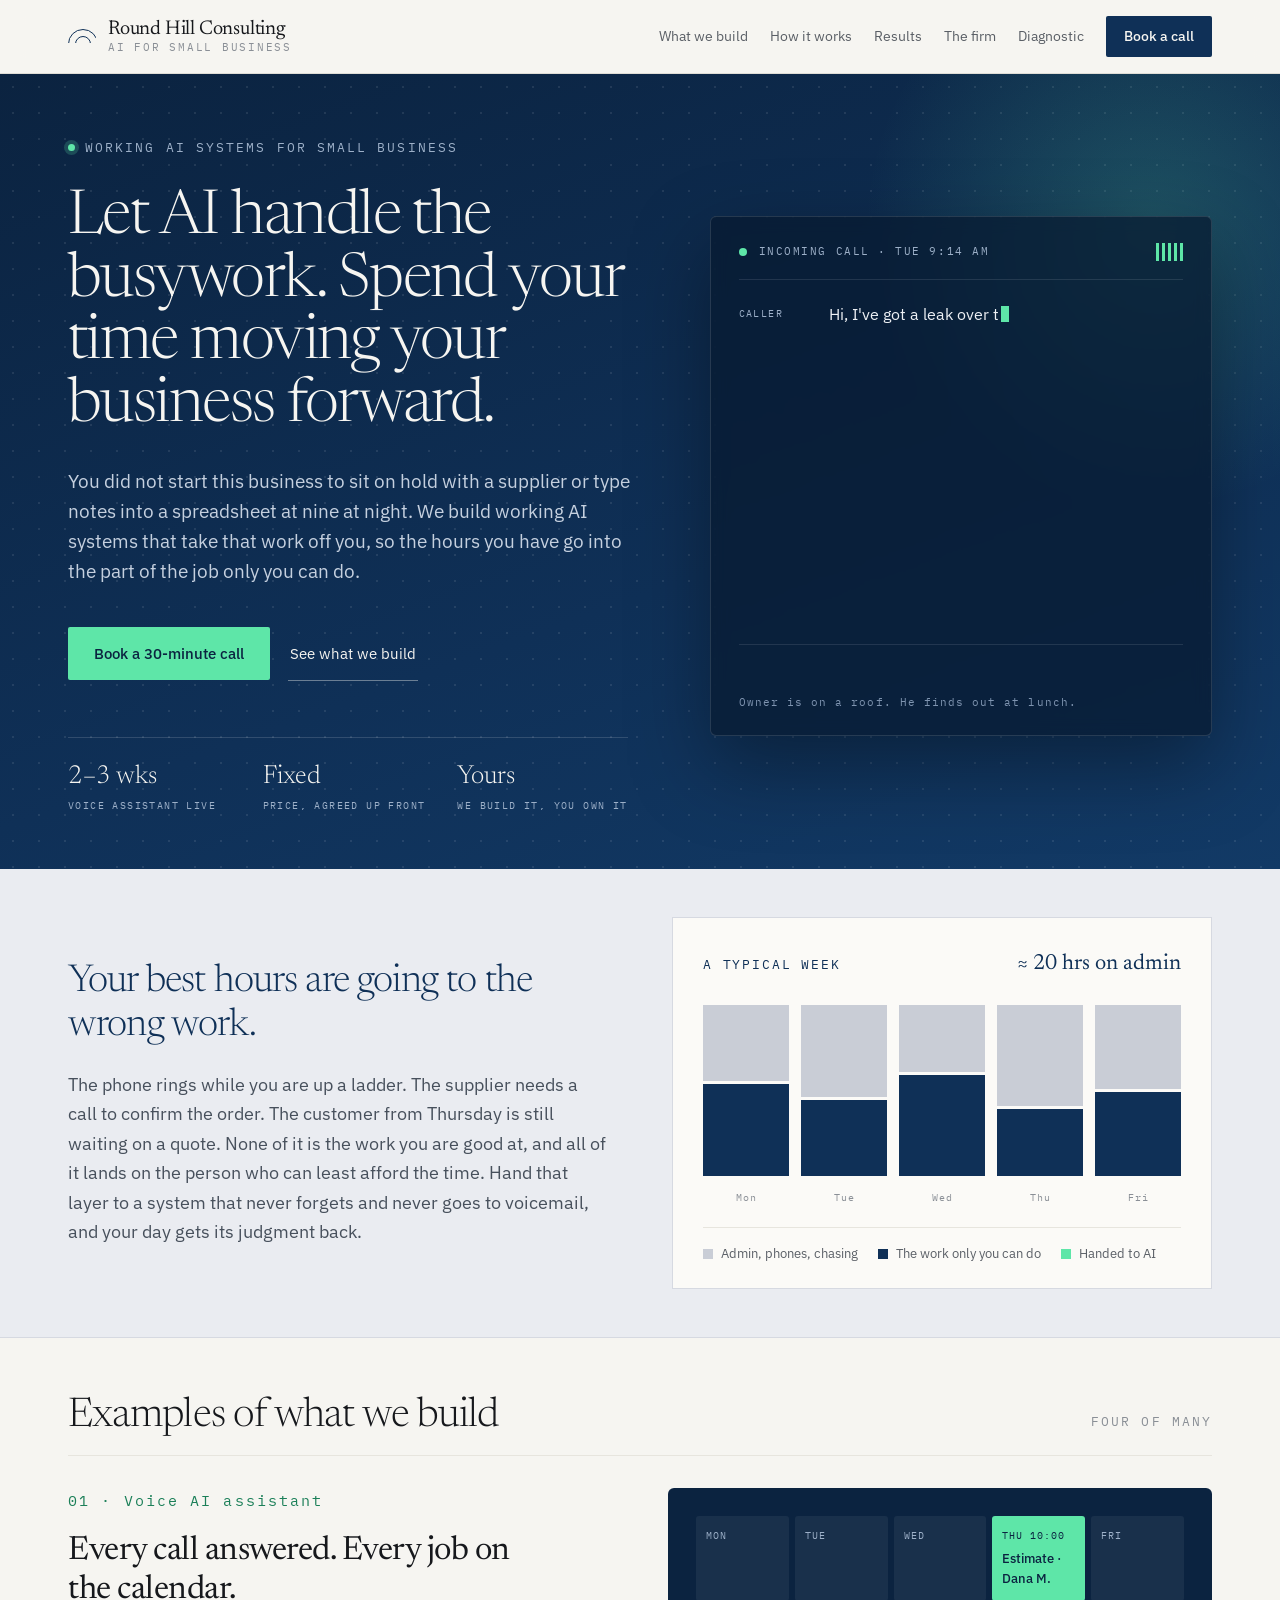
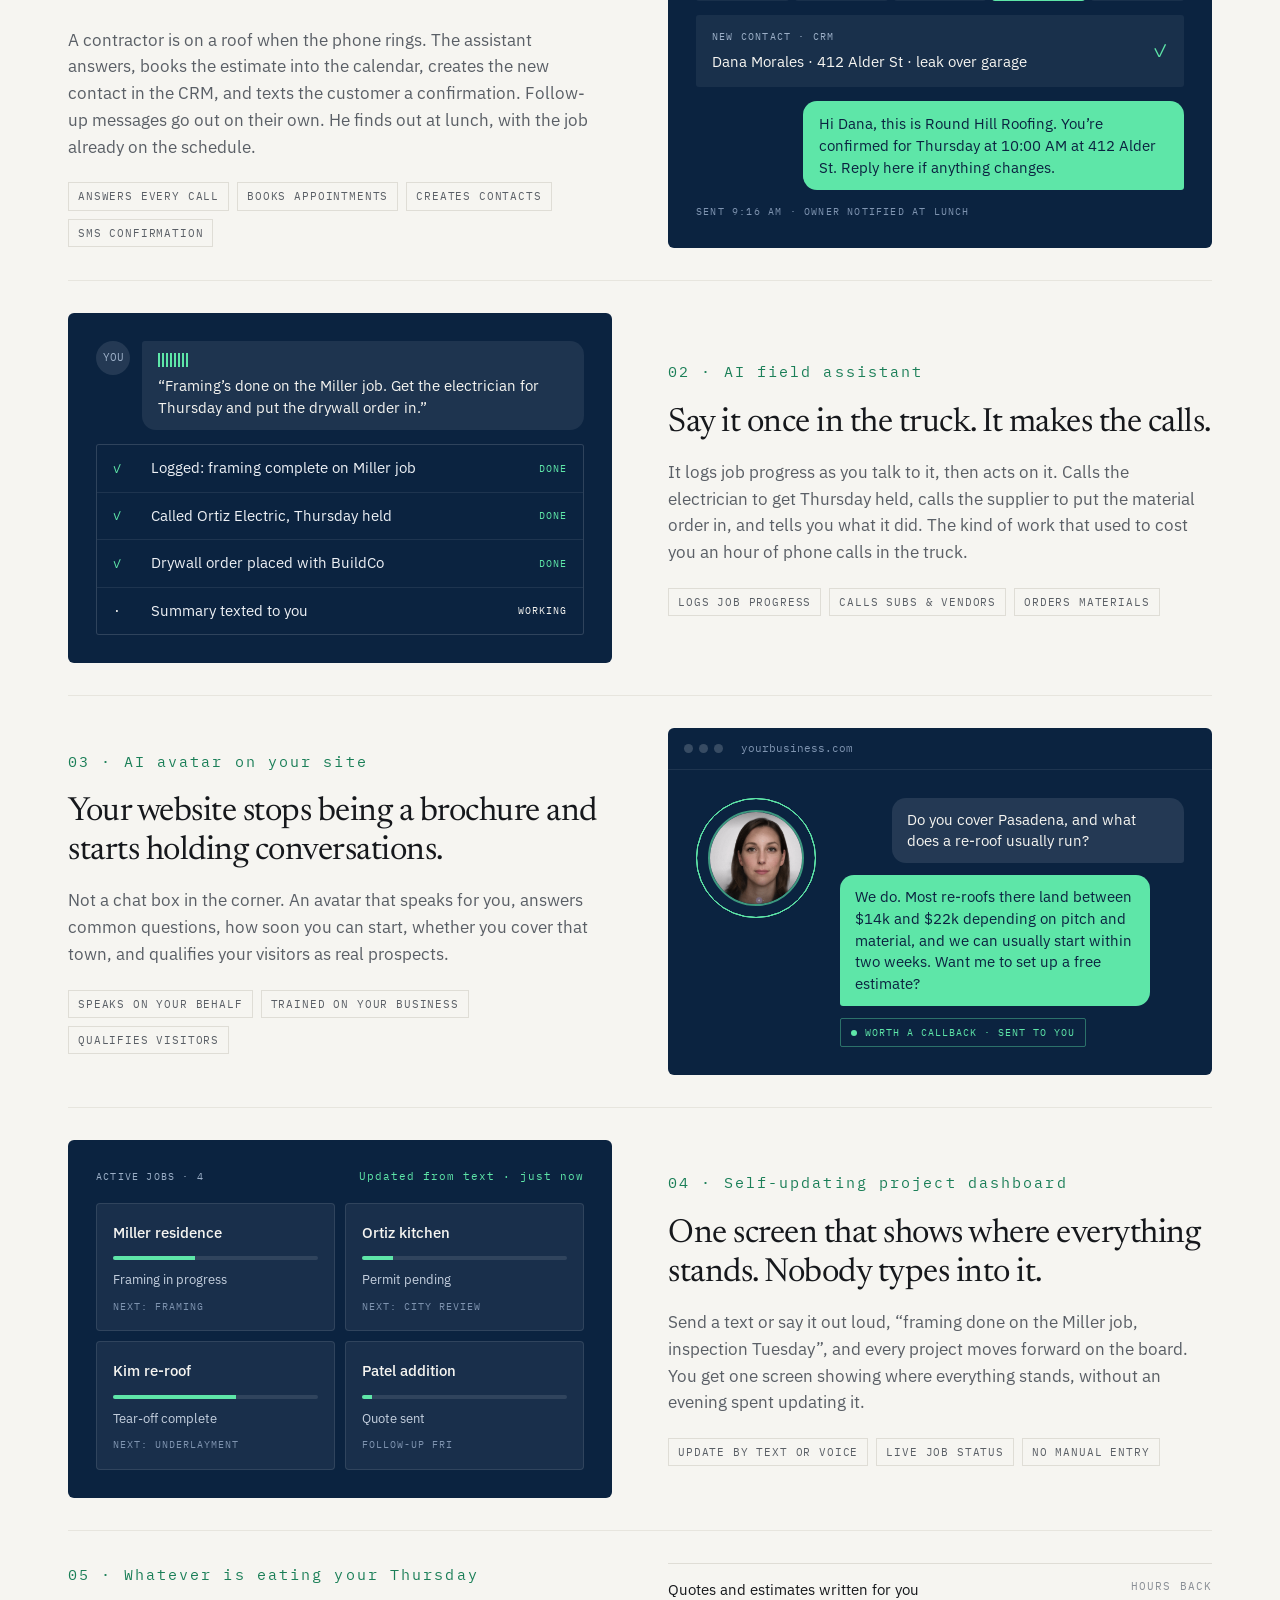
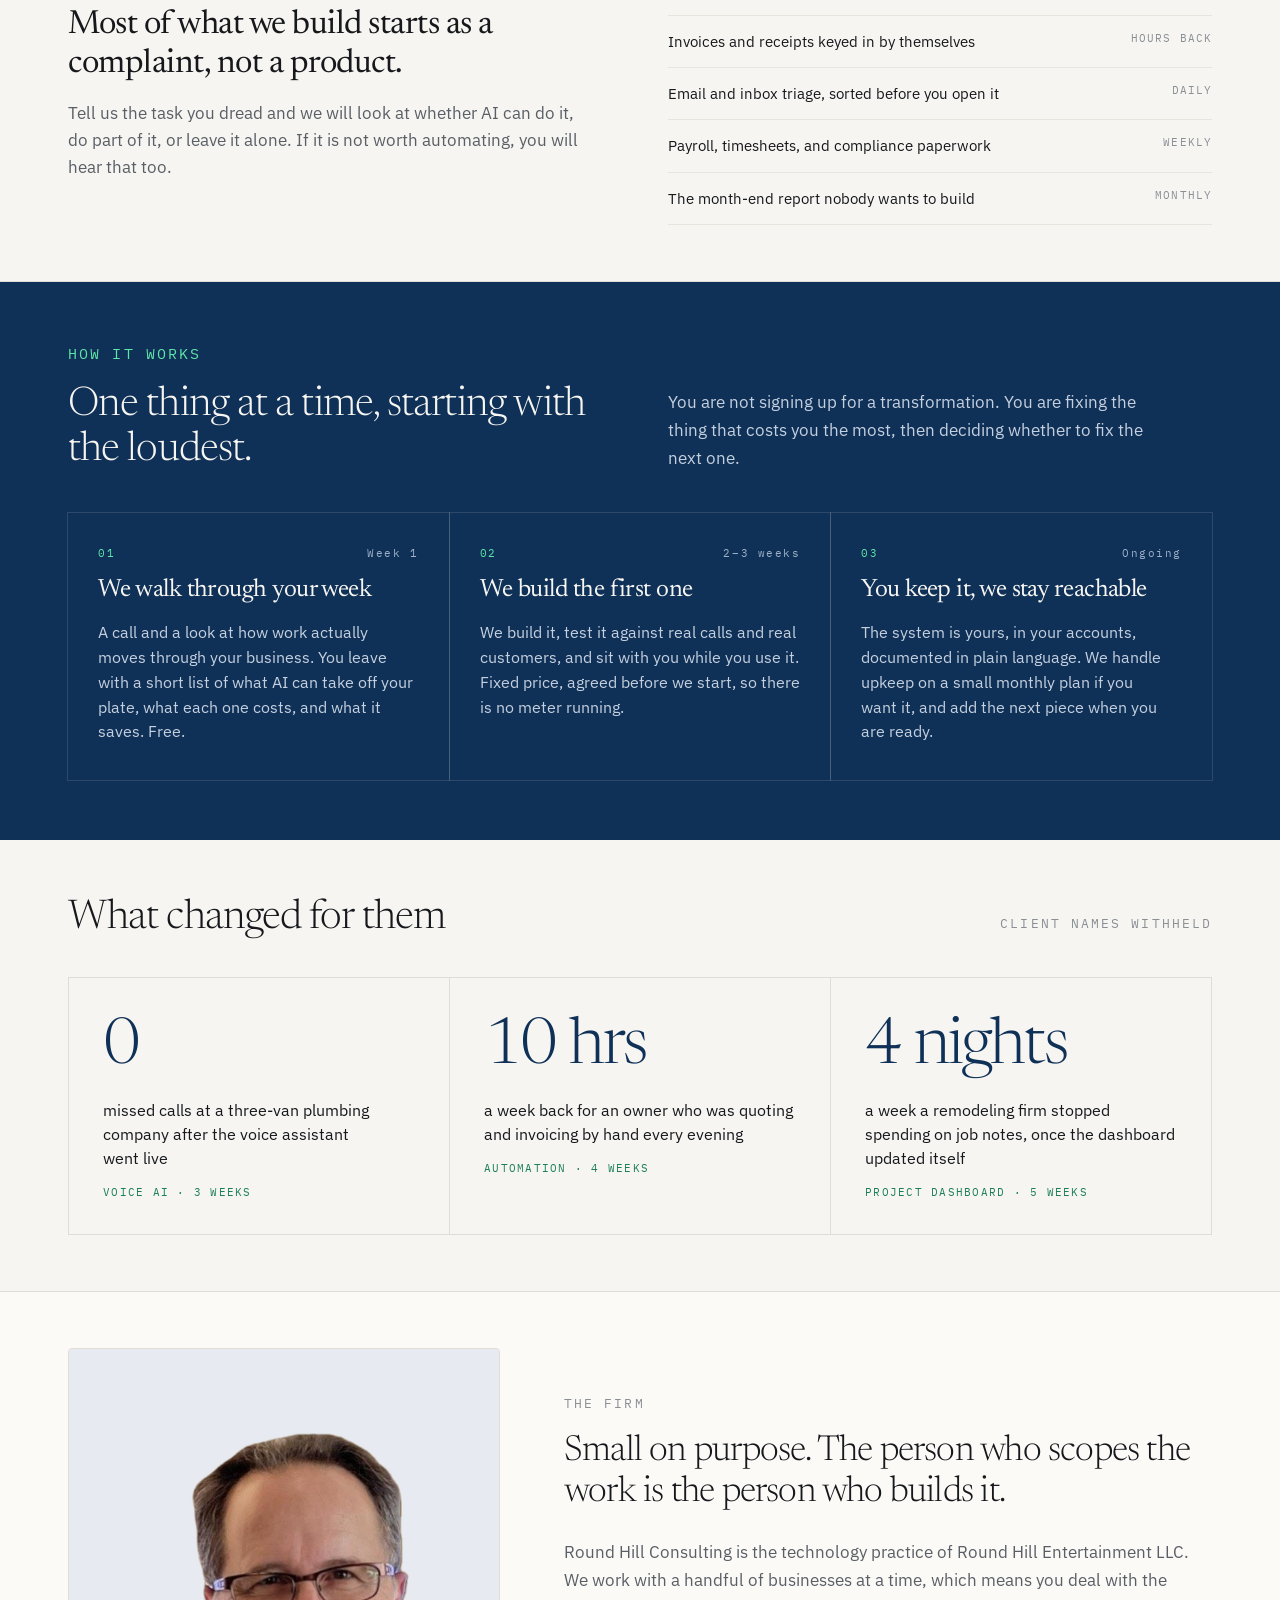
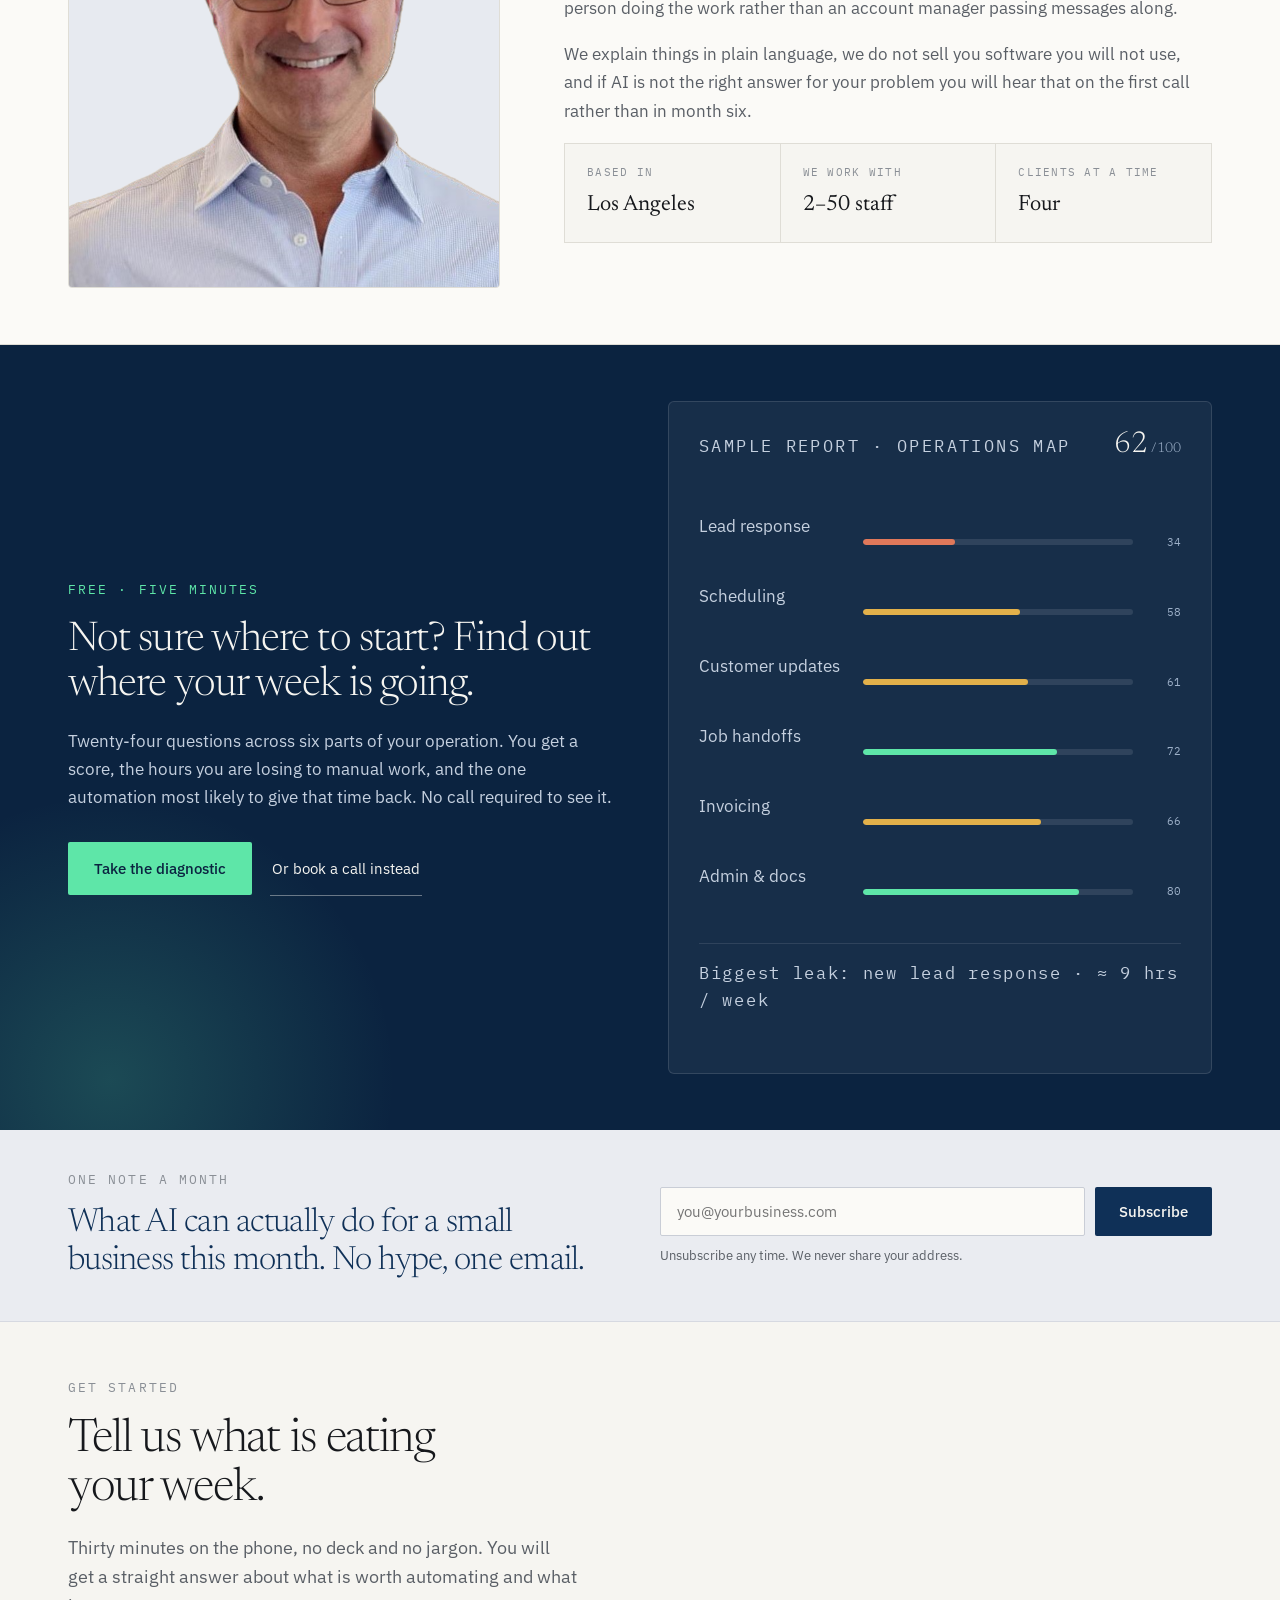
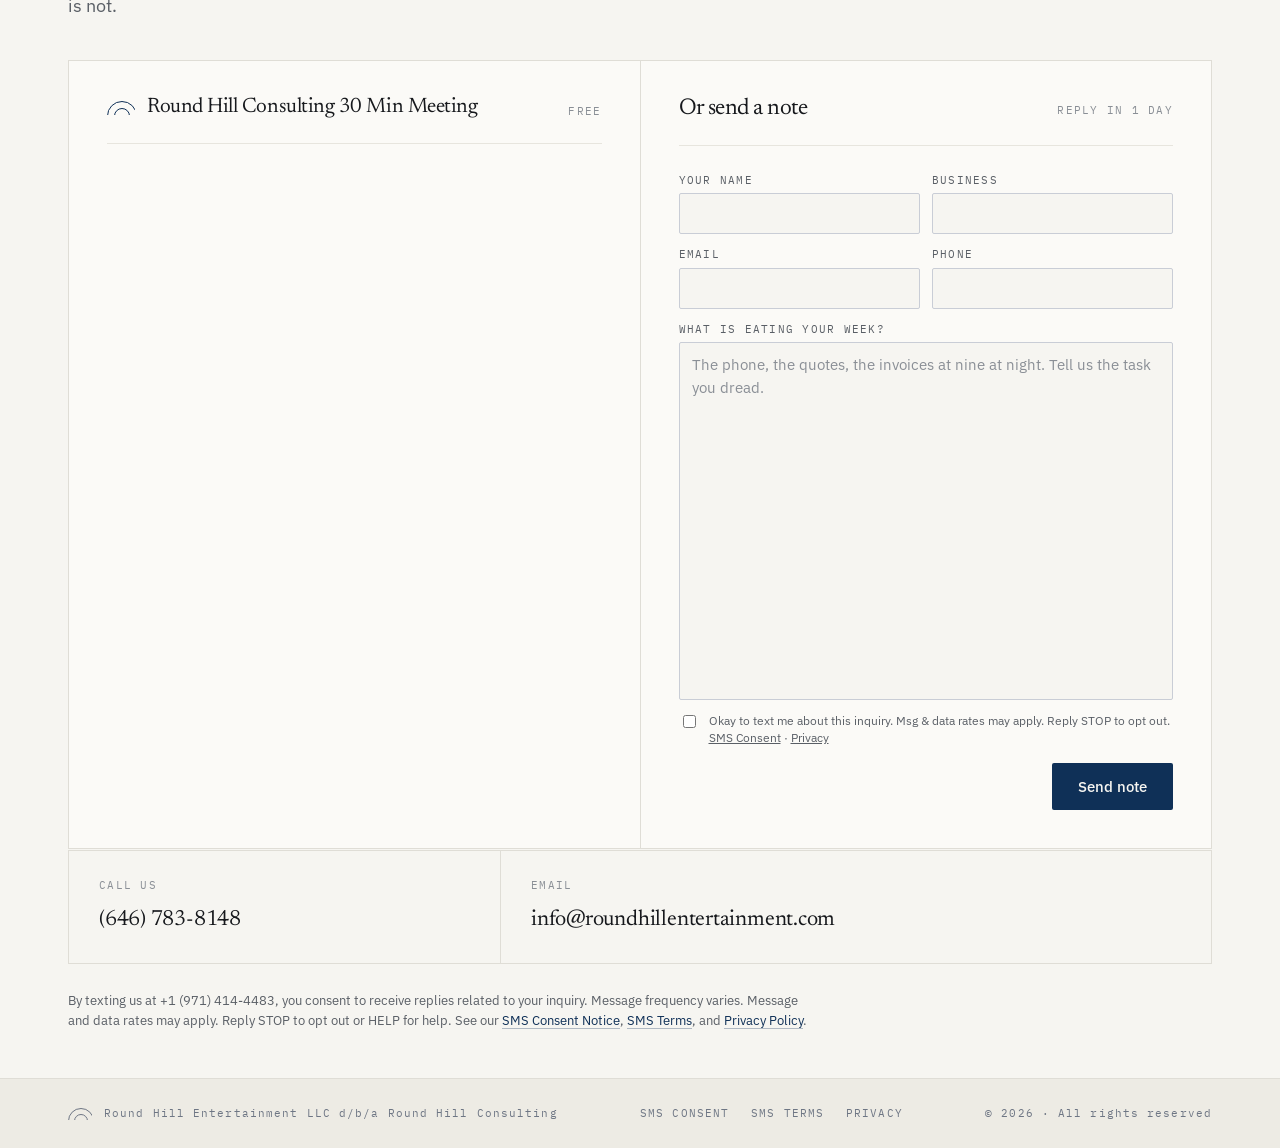
<file: index.html>
<!doctype html>
<html lang="en">
<head>
  <meta charset="utf-8">
  <meta name="viewport" content="width=device-width, initial-scale=1">
  <meta name="description" content="Round Hill Consulting builds voice AI assistants, field assistants, site avatars and automation for small businesses, so owners get their week back.">
  <meta name="theme-color" content="#0B2340">
  <title>Round Hill Consulting | AI for small business</title>
  <link rel="canonical" href="https://roundhillentertainment.com/">
  <link rel="preconnect" href="https://fonts.googleapis.com">
  <link rel="preconnect" href="https://fonts.gstatic.com" crossorigin>
  <link href="https://fonts.googleapis.com/css2?family=Newsreader:opsz,wght@6..72,300;6..72,400&family=IBM+Plex+Sans:wght@400;500&family=IBM+Plex+Mono:wght@400;500&display=swap" rel="stylesheet">
  <link rel="stylesheet" href="assets/styles.css?v=20261104">
  <style>
/* "Or send a note" (Formspree). Lives here, after styles.css, so it wins over any older copy there. */
.panel:has(> .rh-note){display:flex;flex-direction:column}
.rh-note{display:flex;flex-direction:column;gap:12px;flex:1;height:auto}
.rh-note .row{display:grid;grid-template-columns:1fr 1fr;gap:12px}
.rh-note .f{display:flex;flex-direction:column;gap:5px}
.rh-note .f:has(textarea){flex:1}
.rh-note label{font-family:var(--mono);font-size:10.5px;letter-spacing:.12em;text-transform:uppercase;color:var(--dim)}
.rh-note input[type=text],.rh-note input[type=email],.rh-note input[type=tel],.rh-note textarea{font-family:var(--sans);font-size:15px;color:var(--ink);background:var(--paper);border:1px solid #C9CDD6;border-radius:2px;padding:10px 12px;outline:none;width:100%;transition:border-color .15s,background .15s}
.rh-note textarea{flex:1;min-height:96px;resize:none;line-height:1.55}
.rh-note input:focus,.rh-note textarea:focus{border-color:var(--navy);background:#fff}
.rh-note ::placeholder{color:var(--mute)}
.rh-note .consent{display:flex;gap:10px;align-items:flex-start;font-family:var(--sans);font-size:12px;line-height:1.45;letter-spacing:0;text-transform:none;color:var(--dim)}
.rh-note .consent input{margin-top:3px;accent-color:var(--navy);flex:none}
.rh-note .consent a{color:var(--dim);text-decoration:underline}
.rh-note .foot{display:flex;align-items:center;justify-content:flex-end;gap:16px;margin-top:4px;padding-top:0}
.rh-note button{font-family:var(--sans);font-size:15px;font-weight:500;background:var(--navy);color:var(--paper);border:none;border-radius:2px;padding:14px 26px;cursor:pointer;transition:background .15s}
.rh-note button:hover{background:var(--ink)}
.rh-note button[disabled]{opacity:.6;cursor:wait}
.rh-note .hp{position:absolute;left:-9999px;width:1px;height:1px;overflow:hidden}
.rh-note .err{font-size:13px;color:#A23B2A;display:none;margin:0}
.rh-done{display:none;flex:1;height:auto;flex-direction:column;justify-content:center;gap:14px}
.rh-done .tick{width:40px;height:40px;border-radius:50%;background:var(--mint);color:var(--navy-deep);display:grid;place-items:center;font-size:20px}
.rh-done h4{font-family:var(--serif);font-weight:400;font-size:26px;line-height:1.2;color:var(--ink);margin:0}
.rh-done p{color:var(--dim);line-height:1.6;max-width:30em}
/* Booking panel title with the logo mark */
.cal-title{display:flex;align-items:center;gap:12px}
.cal-title h3{font-size:21px}
@media (max-width:640px){.rh-note .row{grid-template-columns:1fr}.rh-note button{width:100%}}
  </style>
</head>
<body>
<a class="skip-link" href="#main">Skip to content</a>

<header class="site-header">
  <div class="header-inner">
    <a class="brand" href="index.html" aria-label="Round Hill Consulting home">
      <span class="mark" aria-hidden="true"></span>
      <span class="brand-text">
        <span class="brand-name">Round Hill Consulting</span>
        <span class="brand-sub">AI for small business</span>
      </span>
    </a>
    <nav class="site-nav" aria-label="Primary navigation">
      <a href="#services">What we build</a>
      <a href="#approach">How it works</a>
      <a href="#work">Results</a>
      <a href="#firm">The firm</a>
      <a href="diagnostic/">Diagnostic</a>
      <a class="nav-cta" href="#contact">Book a call</a>
    </nav>
  </div>
</header>

<main id="main">

  <section class="on-navy hero">
    <div class="dots" aria-hidden="true"></div>
    <div class="glow tr" aria-hidden="true"></div>
    <div class="hero-inner">
      <div>
        <p class="hero-flag"><span class="dot" aria-hidden="true"></span><span>Working AI systems for small business</span></p>
        <h1>Let AI handle the busywork. Spend your time moving your business forward.</h1>
        <p class="hero-lede">You did not start this business to sit on hold with a supplier or type notes into a spreadsheet at nine at night. We build working AI systems that take that work off you, so the hours you have go into the part of the job only you can do.</p>
        <div class="actions">
          <a class="btn mint" href="#contact">Book a 30-minute call</a>
          <a class="link-under" href="#services">See what we build</a>
        </div>
        <div class="hero-facts">
          <div><b>2&ndash;3 wks</b><span>Voice assistant live</span></div>
          <div><b>Fixed</b><span>Price, agreed up front</span></div>
          <div><b>Yours</b><span>We build it, you own it</span></div>
        </div>
      </div>

      <div class="tx" aria-label="Example of the voice assistant handling a call">
        <div class="tx-head">
          <div class="tx-live"><i aria-hidden="true"></i><span id="txLabel">Incoming call &middot; Tue 9:14 AM</span></div>
          <div class="wave" aria-hidden="true"><span></span><span></span><span></span><span></span><span></span></div>
        </div>
        <div class="tx-body" id="txBody" aria-live="off"></div>
        <div class="tx-actions" id="txActions"></div>
        <p class="tx-note" id="txNote">Owner is on a roof. He finds out at lunch.</p>
      </div>
    </div>
  </section>

  <section class="band">
    <div class="band-inner">
      <div class="reveal">
        <h2>Your best hours are going to the wrong work.</h2>
        <p>The phone rings while you are up a ladder. The supplier needs a call to confirm the order. The customer from Thursday is still waiting on a quote. None of it is the work you are good at, and all of it lands on the person who can least afford the time. Hand that layer to a system that never forgets and never goes to voicemail, and your day gets its judgment back.</p>
      </div>
      <div class="week reveal d1" id="week">
        <div class="week-head"><p id="weekTitle">A typical week</p><p id="weekHours">&asymp; 20 hrs on admin</p></div>
        <div class="week-cols">
          <div class="week-col"><i class="adm"></i><i class="wrk"></i><i class="ai"></i><span>Mon</span></div>
          <div class="week-col"><i class="adm"></i><i class="wrk"></i><i class="ai"></i><span>Tue</span></div>
          <div class="week-col"><i class="adm"></i><i class="wrk"></i><i class="ai"></i><span>Wed</span></div>
          <div class="week-col"><i class="adm"></i><i class="wrk"></i><i class="ai"></i><span>Thu</span></div>
          <div class="week-col"><i class="adm"></i><i class="wrk"></i><i class="ai"></i><span>Fri</span></div>
        </div>
        <div class="week-legend">
          <span><i style="background:#C9CDD6" aria-hidden="true"></i>Admin, phones, chasing</span>
          <span><i style="background:#0F3057" aria-hidden="true"></i>The work only you can do</span>
          <span><i style="background:#5EE6A8" aria-hidden="true"></i>Handed to AI</span>
        </div>
      </div>
    </div>
  </section>

  <section class="section" id="services" aria-labelledby="services-title">
    <div class="wrap">
      <div class="section-head">
        <h2 id="services-title">Examples of what we build</h2>
        <p class="eyebrow">Four of many</p>
      </div>

      <article class="svc">
        <div class="svc-text reveal">
          <p class="svc-num">01 &middot; Voice AI assistant</p>
          <h3>Every call answered. Every job on the calendar.</h3>
          <p>A contractor is on a roof when the phone rings. The assistant answers, books the estimate into the calendar, creates the new contact in the CRM, and texts the customer a confirmation. Follow-up messages go out on their own. He finds out at lunch, with the job already on the schedule.</p>
          <div class="tags"><span class="tag">Answers every call</span><span class="tag">Books appointments</span><span class="tag">Creates contacts</span><span class="tag">SMS confirmation</span></div>
        </div>
        <div class="shot reveal d1" aria-hidden="true">
          <div class="cal"><div>MON</div><div>TUE</div><div>WED</div><div class="on">THU 10:00<b>Estimate &middot; Dana M.</b></div><div>FRI</div></div>
          <div class="crm"><div><p class="lbl">New contact &middot; CRM</p><p>Dana Morales &middot; 412 Alder St &middot; leak over garage</p></div><span class="ok">&#10003;</span></div>
          <div class="sms"><div>Hi Dana, this is Round Hill Roofing. You&rsquo;re confirmed for Thursday at 10:00 AM at 412 Alder St. Reply here if anything changes.</div></div>
          <p class="dimlbl">Sent 9:16 AM &middot; owner notified at lunch</p>
        </div>
      </article>

      <article class="svc flip">
        <div class="svc-text reveal">
          <p class="svc-num">02 &middot; AI field assistant</p>
          <h3>Say it once in the truck. It makes the calls.</h3>
          <p>It logs job progress as you talk to it, then acts on it. Calls the electrician to get Thursday held, calls the supplier to put the material order in, and tells you what it did. The kind of work that used to cost you an hour of phone calls in the truck.</p>
          <div class="tags"><span class="tag">Logs job progress</span><span class="tag">Calls subs &amp; vendors</span><span class="tag">Orders materials</span></div>
        </div>
        <div class="shot reveal d1" aria-hidden="true">
          <div class="memo">
            <span class="you">YOU</span>
            <div class="bubble"><div class="wave"><span></span><span></span><span></span><span></span><span></span><span></span><span></span><span></span></div>&ldquo;Framing&rsquo;s done on the Miller job. Get the electrician for Thursday and put the drywall order in.&rdquo;</div>
          </div>
          <div class="tasks">
            <div class="task"><b>&#9675;</b><p>Logged: framing complete on Miller job</p><span>queued</span></div>
            <div class="task"><b>&#9675;</b><p>Called Ortiz Electric, Thursday held</p><span>queued</span></div>
            <div class="task"><b>&#9675;</b><p>Drywall order placed with BuildCo</p><span>queued</span></div>
            <div class="task"><b>&#9675;</b><p>Summary texted to you</p><span>queued</span></div>
          </div>
        </div>
      </article>

      <article class="svc">
        <div class="svc-text reveal">
          <p class="svc-num">03 &middot; AI avatar on your site</p>
          <h3>Your website stops being a brochure and starts holding conversations.</h3>
          <p>Not a chat box in the corner. An avatar that speaks for you, answers common questions, how soon you can start, whether you cover that town, and qualifies your visitors as real prospects.</p>
          <div class="tags"><span class="tag">Speaks on your behalf</span><span class="tag">Trained on your business</span><span class="tag">Qualifies visitors</span></div>
        </div>
        <div class="browser reveal d1">
          <div class="browser-bar" aria-hidden="true"><i></i><i></i><i></i><span>yourbusiness.com</span></div>
          <div class="avatar-row">
            <div class="avatar"><i aria-hidden="true"></i><i aria-hidden="true"></i><i aria-hidden="true"></i><img src="assets/avatar-anita.gif" alt="AI avatar speaking on behalf of the business" width="96" height="96"></div>
            <div class="convo">
              <div class="q">Do you cover Pasadena, and what does a re-roof usually run?</div>
              <div class="a">We do. Most re-roofs there land between $14k and $22k depending on pitch and material, and we can usually start within two weeks. Want me to set up a free estimate?</div>
              <span class="flag"><i aria-hidden="true"></i>Worth a callback &middot; sent to you</span>
            </div>
          </div>
        </div>
      </article>

      <article class="svc flip">
        <div class="svc-text reveal">
          <p class="svc-num">04 &middot; Self-updating project dashboard</p>
          <h3>One screen that shows where everything stands. Nobody types into it.</h3>
          <p>Send a text or say it out loud, &ldquo;framing done on the Miller job, inspection Tuesday&rdquo;, and every project moves forward on the board. You get one screen showing where everything stands, without an evening spent updating it.</p>
          <div class="tags"><span class="tag">Update by text or voice</span><span class="tag">Live job status</span><span class="tag">No manual entry</span></div>
        </div>
        <div class="shot reveal d1" aria-hidden="true">
          <div class="dash-head"><p class="lbl">Active jobs &middot; 4</p><p class="stamp" id="dashStamp">Updated from text &middot; just now</p></div>
          <div class="tiles-grid">
            <div class="jtile"><b>Miller residence</b><div class="bar"><i style="width:40%"></i></div><p class="stage">Framing in progress</p><p class="next">Next: framing</p></div>
            <div class="jtile"><b>Ortiz kitchen</b><div class="bar"><i style="width:15%"></i></div><p class="stage">Permit pending</p><p class="next">Next: city review</p></div>
            <div class="jtile"><b>Kim re-roof</b><div class="bar"><i style="width:60%"></i></div><p class="stage">Tear-off complete</p><p class="next">Next: underlayment</p></div>
            <div class="jtile"><b>Patel addition</b><div class="bar"><i style="width:5%"></i></div><p class="stage">Quote sent</p><p class="next">Follow-up Fri</p></div>
          </div>
        </div>
      </article>

      <article class="svc last">
        <div class="svc-text reveal">
          <p class="svc-num">05 &middot; Whatever is eating your Thursday</p>
          <h3>Most of what we build starts as a complaint, not a product.</h3>
          <p>Tell us the task you dread and we will look at whether AI can do it, do part of it, or leave it alone. If it is not worth automating, you will hear that too.</p>
        </div>
        <div class="list-rows reveal d1">
          <div class="list-row"><span>Quotes and estimates written for you</span><span>Hours back</span></div>
          <div class="list-row"><span>Invoices and receipts keyed in by themselves</span><span>Hours back</span></div>
          <div class="list-row"><span>Email and inbox triage, sorted before you open it</span><span>Daily</span></div>
          <div class="list-row"><span>Payroll, timesheets, and compliance paperwork</span><span>Weekly</span></div>
          <div class="list-row"><span>The month-end report nobody wants to build</span><span>Monthly</span></div>
        </div>
      </article>
    </div>
  </section>

  <section class="on-navy" id="approach" aria-labelledby="approach-title">
    <div class="approach-inner">
      <div class="approach-head">
        <div>
          <p class="eyebrow">How it works</p>
          <h2 class="h2" id="approach-title">One thing at a time, starting with the loudest.</h2>
        </div>
        <p>You are not signing up for a transformation. You are fixing the thing that costs you the most, then deciding whether to fix the next one.</p>
      </div>
      <ol class="steps">
        <li class="reveal"><div class="step-top"><b>01</b><span>Week 1</span></div><h3>We walk through your week</h3><p>A call and a look at how work actually moves through your business. You leave with a short list of what AI can take off your plate, what each one costs, and what it saves. Free.</p></li>
        <li class="reveal d1"><div class="step-top"><b>02</b><span>2&ndash;3 weeks</span></div><h3>We build the first one</h3><p>We build it, test it against real calls and real customers, and sit with you while you use it. Fixed price, agreed before we start, so there is no meter running.</p></li>
        <li class="reveal d2"><div class="step-top"><b>03</b><span>Ongoing</span></div><h3>You keep it, we stay reachable</h3><p>The system is yours, in your accounts, documented in plain language. We handle upkeep on a small monthly plan if you want it, and add the next piece when you are ready.</p></li>
      </ol>
    </div>
  </section>

  <section class="section" id="work" aria-labelledby="work-title">
    <div class="wrap">
      <div class="section-head" style="padding-bottom:36px">
        <h2 id="work-title">What changed for them</h2>
        <p class="eyebrow">Client names withheld</p>
      </div>
    </div>
    <div class="wrap pad-b">
      <div class="grid-3" id="metrics">
        <div class="metric"><p class="metric-fig"><span data-count="0">0</span></p><p>missed calls at a three-van plumbing company after the voice assistant went live</p><p class="mono">Voice AI &middot; 3 weeks</p></div>
        <div class="metric"><p class="metric-fig"><span data-count="11">0</span> hrs</p><p>a week back for an owner who was quoting and invoicing by hand every evening</p><p class="mono">Automation &middot; 4 weeks</p></div>
        <div class="metric"><p class="metric-fig"><span data-count="4">0</span> nights</p><p>a week a remodeling firm stopped spending on job notes, once the dashboard updated itself</p><p class="mono">Project dashboard &middot; 5 weeks</p></div>
      </div>
    </div>
  </section>

  <section class="section alt" id="firm" aria-labelledby="firm-title">
    <div class="wrap">
      <div class="firm">
        <div class="portrait reveal"><img src="assets/founder-portrait.png" alt="Founder, Round Hill Consulting" width="789" height="821"></div>
        <div class="reveal d1">
          <p class="eyebrow">The firm</p>
          <h2 id="firm-title">Small on purpose. The person who scopes the work is the person who builds it.</h2>
          <p>Round Hill Consulting is the technology practice of Round Hill Entertainment LLC. We work with a handful of businesses at a time, which means you deal with the person doing the work rather than an account manager passing messages along.</p>
          <p>We explain things in plain language, we do not sell you software you will not use, and if AI is not the right answer for your problem you will hear that on the first call rather than in month six.</p>
          <div class="stats">
            <div class="stat"><p class="mono">Based in</p><p class="stat-val">Los Angeles</p></div>
            <div class="stat"><p class="mono">We work with</p><p class="stat-val">2&ndash;50 staff</p></div>
            <div class="stat"><p class="mono">Clients at a time</p><p class="stat-val">Four</p></div>
          </div>
        </div>
      </div>
    </div>
  </section>

  <section class="on-navy deep" id="diagnostic" aria-labelledby="dx-promo-t">
    <div class="glow bl" aria-hidden="true"></div>
    <div class="promo-inner">
      <div class="reveal">
        <p class="eyebrow">Free &middot; five minutes</p>
        <h2 class="h2" id="dx-promo-t">Not sure where to start? Find out where your week is going.</h2>
        <p>Twenty-four questions across six parts of your operation. You get a score, the hours you are losing to manual work, and the one automation most likely to give that time back. No call required to see it.</p>
        <div class="actions">
          <a class="btn mint" href="diagnostic/">Take the diagnostic</a>
          <a class="link-under" href="#contact">Or book a call instead</a>
        </div>
      </div>
      <div class="report reveal d1" aria-hidden="true">
        <div class="report-head"><p class="lbl">Sample report &middot; operations map</p><b>62<small> /100</small></b></div>
        <div class="area"><p>Lead response</p><div class="trk"><i class="lo" style="--w:34%"></i></div><span>34</span></div>
        <div class="area"><p>Scheduling</p><div class="trk"><i class="mid" style="--w:58%"></i></div><span>58</span></div>
        <div class="area"><p>Customer updates</p><div class="trk"><i class="mid" style="--w:61%"></i></div><span>61</span></div>
        <div class="area"><p>Job handoffs</p><div class="trk"><i class="hi" style="--w:72%"></i></div><span>72</span></div>
        <div class="area"><p>Invoicing</p><div class="trk"><i class="mid" style="--w:66%"></i></div><span>66</span></div>
        <div class="area"><p>Admin &amp; docs</p><div class="trk"><i class="hi" style="--w:80%"></i></div><span>80</span></div>
        <p class="report-foot">Biggest leak: new lead response &middot; &asymp; 9 hrs / week</p>
      </div>
    </div>
  </section>

  <section class="news" aria-labelledby="news-title">
    <div class="news-inner">
      <div>
        <p class="eyebrow">One note a month</p>
        <h2 id="news-title">What AI can actually do for a small business this month. No hype, one email.</h2>
      </div>
      <form id="newsForm" action="https://formspree.io/f/mqppwbzp" method="POST">
        <input type="hidden" name="_subject" value="Newsletter signup: roundhillentertainment.com">
        <input type="email" name="email" required placeholder="you@yourbusiness.com" aria-label="Email address" autocomplete="email">
        <button type="submit">Subscribe</button>
        <small>Unsubscribe any time. We never share your address.</small>
      </form>
    </div>
  </section>

  <section id="contact" aria-labelledby="contact-title">
    <div class="wrap">
      <div class="contact-head">
        <p class="eyebrow">Get started</p>
        <h2 id="contact-title">Tell us what is eating your week.</h2>
        <p>Thirty minutes on the phone, no deck and no jargon. You will get a straight answer about what is worth automating and what is not.</p>
      </div>
    </div>
    <div class="wrap">
      <div class="panels">
        <div class="panel">
          <div class="panel-head">
            <div class="cal-title">
              <span class="mark" aria-hidden="true"></span>
              <h3>Round Hill Consulting 30 Min Meeting</h3>
            </div>
            <p class="mono">Free</p>
          </div>
          <div class="booking-slot">
            <div class="calendly-inline-widget"
              data-url="https://calendly.com/andrew-projectfutureself/round-hill-consulting-30-min?hide_gdpr_banner=1&amp;background_color=fbfaf7&amp;text_color=16181c&amp;primary_color=0f3057&amp;hide_event_type_details=1"
              style="min-width:280px;height:640px"></div>
            <script src="https://assets.calendly.com/assets/external/widget.js" async></script>
            <noscript><a href="https://calendly.com/andrew-projectfutureself/round-hill-consulting-30-min">Book a 30-minute call</a></noscript>
          </div>
        </div>
        <div class="panel">
          <div class="panel-head">
            <h3>Or send a note</h3>
            <p class="mono">Reply in 1 day</p>
          </div>
          <form class="rh-note" id="rhNote" action="https://formspree.io/f/mqppwbzp" method="POST" novalidate>
            <div class="row">
              <div class="f">
                <label for="rnName">Your name</label>
                <input id="rnName" name="name" type="text" autocomplete="name" required>
              </div>
              <div class="f">
                <label for="rnBiz">Business</label>
                <input id="rnBiz" name="business" type="text" autocomplete="organization" required>
              </div>
            </div>
            <div class="row">
              <div class="f">
                <label for="rnEmail">Email</label>
                <input id="rnEmail" name="email" type="email" autocomplete="email" required>
              </div>
              <div class="f">
                <label for="rnPhone">Phone</label>
                <input id="rnPhone" name="phone" type="tel" autocomplete="tel" required>
              </div>
            </div>
            <div class="f">
              <label for="rnTask">What is eating your week?</label>
              <textarea id="rnTask" name="message" required placeholder="The phone, the quotes, the invoices at nine at night. Tell us the task you dread."></textarea>
            </div>
            <label class="consent">
              <input type="checkbox" name="sms_consent" value="yes">
              <span>Okay to text me about this inquiry. Msg &amp; data rates may apply. Reply STOP to opt out. <a href="sms-consent/index.html">SMS Consent</a> · <a href="privacy/index.html">Privacy</a></span>
            </label>
            <input type="hidden" name="_subject" value="New note from roundhillentertainment.com">
            <input type="text" name="_gotcha" class="hp" tabindex="-1" autocomplete="off" aria-hidden="true">
            <p class="err" id="rnErr" role="alert"></p>
            <div class="foot">
              <button type="submit" id="rnBtn">Send note</button>
            </div>
          </form>
          <div class="rh-done" id="rhDone" role="status" aria-live="polite">
            <div class="tick" aria-hidden="true">✓</div>
            <h4>Got it. We will be in touch within a day.</h4>
            <p>If it is urgent, book a time on the left and skip the back-and-forth.</p>
          </div>
        </div>
      </div>
      <div class="tiles">
        <a class="tile" href="tel:+16467838148">
          <p class="mono">Call us</p>
          <p class="tile-val nowrap">(646) 783-8148</p>
        </a>
        <a class="tile" href="mailto:info@roundhillentertainment.com">
          <p class="mono">Email</p>
          <p class="tile-val">info@roundhillentertainment.com</p>
        </a>
      </div>
      <p class="sms-disclosure">By texting us at +1 (971) 414-4483, you consent to receive replies related to your inquiry. Message frequency varies. Message and data rates may apply. Reply STOP to opt out or HELP for help. See our <a href="sms-consent/index.html">SMS Consent Notice</a>, <a href="sms-terms/index.html">SMS Terms</a>, and <a href="privacy/index.html">Privacy Policy</a>.</p>
    </div>
  </section>

</main>

<footer class="site-footer">
  <div class="footer-inner">
    <a class="footer-brand" href="index.html">
      <span class="mark" aria-hidden="true"></span>
      <span class="footer-legal">Round Hill Entertainment LLC d/b/a Round Hill Consulting</span>
    </a>
    <nav class="footer-nav" aria-label="Legal navigation">
      <a href="sms-consent/index.html">SMS Consent</a>
      <a href="sms-terms/index.html">SMS Terms</a>
      <a href="privacy/index.html">Privacy</a>
    </nav>
    <span class="footer-legal">&copy; 2026 &middot; All rights reserved</span>
  </div>
</footer>
<script src="assets/home.js?v=20261104"></script>
</body>
</html>
</file>
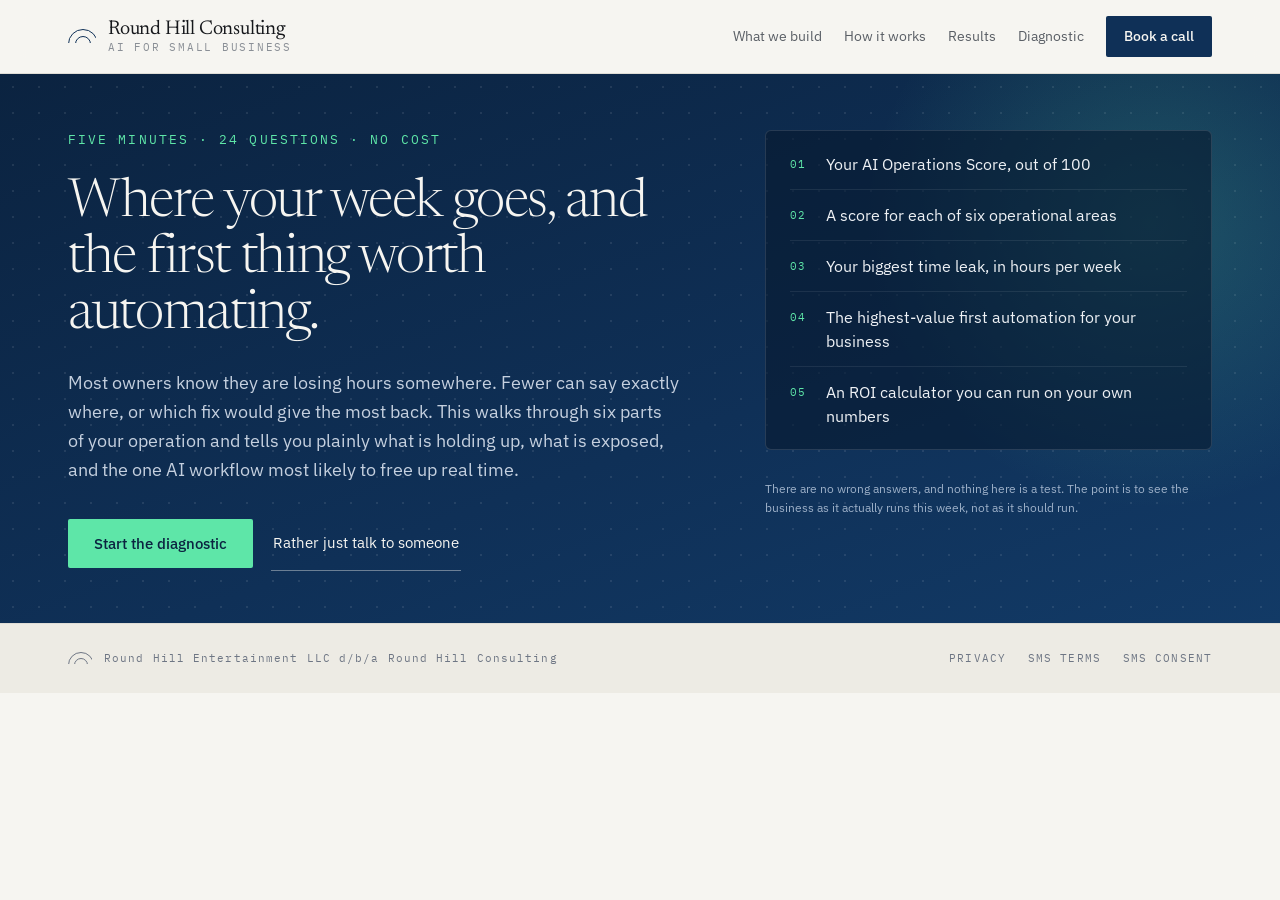
<file: diagnostic/index.html>
<!doctype html>
<html lang="en">
<head>
  <meta charset="utf-8">
  <meta name="viewport" content="width=device-width, initial-scale=1">
  <meta name="description" content="A five-minute diagnostic for small business owners: find the biggest time leak in your operation and the first AI workflow worth building.">
  <meta name="theme-color" content="#0B2340">
  <title>Where Your Week Goes | Round Hill Consulting</title>
  <link rel="canonical" href="https://roundhillentertainment.com/diagnostic/">
  <link rel="preconnect" href="https://fonts.googleapis.com">
  <link rel="preconnect" href="https://fonts.gstatic.com" crossorigin>
  <link href="https://fonts.googleapis.com/css2?family=Newsreader:opsz,wght@6..72,300;6..72,400&family=IBM+Plex+Sans:wght@400;500&family=IBM+Plex+Mono:wght@400;500&display=swap" rel="stylesheet">
  <link rel="stylesheet" href="../assets/styles.css">
  <link rel="stylesheet" href="../assets/diagnostic.css">
</head>
<body>
<a class="skip-link" href="#main">Skip to content</a>

<header class="site-header">
  <div class="header-inner">
    <a class="brand" href="../index.html" aria-label="Round Hill Consulting home">
      <span class="mark" aria-hidden="true"></span>
      <span class="brand-text">
        <span class="brand-name">Round Hill Consulting</span>
        <span class="brand-sub">AI for small business</span>
      </span>
    </a>
    <nav class="site-nav" aria-label="Primary navigation">
      <a href="../index.html#services">What we build</a>
      <a href="../index.html#approach">How it works</a>
      <a href="../index.html#work">Results</a>
      <a href="../diagnostic/">Diagnostic</a>
      <a class="nav-cta" href="../index.html#contact">Book a call</a>
    </nav>
  </div>
</header>

<main id="main">

  <!-- ============ INTRO ============ -->
  <section class="dx-hero on-navy" id="dxIntro">
    <div class="dots" aria-hidden="true"></div>
    <div class="glow tr" aria-hidden="true"></div>
    <div class="dx-hero-inner">
      <div>
        <p class="eyebrow">Five minutes &middot; 24 questions &middot; no cost</p>
        <h1>Where your week goes, and the first thing worth automating.</h1>
        <p class="dx-lede">Most owners know they are losing hours somewhere. Fewer can say exactly where, or which fix would give the most back. This walks through six parts of your operation and tells you plainly what is holding up, what is exposed, and the one AI workflow most likely to free up real time.</p>

        <div class="dx-resume" id="dxIntroResume" hidden>
          <p id="dxResumeNote">You have answers saved from last time.</p>
          <button class="dx-linkbtn" type="button" id="dxResume">Pick up where I left off</button>
        </div>

        <div class="actions">
          <button class="btn mint" type="button" id="dxStart">Start the diagnostic</button>
          <a class="link-under" href="../index.html#contact">Rather just talk to someone</a>
        </div>
      </div>

      <div>
        <ul class="dx-get">
          <li><span>01</span>Your AI Operations Score, out of 100</li>
          <li><span>02</span>A score for each of six operational areas</li>
          <li><span>03</span>Your biggest time leak, in hours per week</li>
          <li><span>04</span>The highest-value first automation for your business</li>
          <li><span>05</span>An ROI calculator you can run on your own numbers</li>
        </ul>
        <p class="dx-fineprint">There are no wrong answers, and nothing here is a test. The point is to see the business as it actually runs this week, not as it should run.</p>
      </div>
    </div>
  </section>

  <!-- ============ QUIZ ============ -->
  <section class="dx-quizwrap" id="dxQuiz" hidden>
    <div class="dx-prog">
      <span class="dx-progtrack"><span class="dx-progfill" id="dxProgFill"></span></span>
      <span class="dx-prognum" id="dxProgNum">1 / 24</span>
    </div>
    <div id="dxQCard">
      <p class="dx-part" id="dxPart">Part 1</p>
      <h2 class="dx-qtext" id="dxQText">&nbsp;</h2>
      <div class="dx-opts" id="dxOpts" role="group" aria-label="Answer options"></div>
      <div class="dx-nav">
        <button type="button" id="dxBack">&larr; Back</button>
        <button type="button" id="dxSkip">Skip this one</button>
        <span class="dx-hint">Press 1&ndash;5 to answer</span>
      </div>
    </div>
  </section>

  <!-- ============ RESULTS ============ -->
  <section id="dxResults" hidden>

    <div class="dx-rwrap">
      <div class="dx-verdict">
        <div class="dx-gauge">
          <svg viewBox="0 0 280 160" role="img" aria-labelledby="dxGaugeTitle">
            <title id="dxGaugeTitle">Your AI Operations Score</title>
            <path d="M 20 140 A 120 120 0 0 1 260 140" fill="none" stroke="#E7E5DE" stroke-width="14"/>
            <path d="M 20 140 A 120 120 0 0 1 260 140" fill="none" stroke="#A24A2E" stroke-width="14" stroke-dasharray="147 377" opacity=".16"/>
            <path d="M 20 140 A 120 120 0 0 1 260 140" fill="none" stroke="#B07C28" stroke-width="14" stroke-dasharray="113 377" stroke-dashoffset="-147" opacity=".2"/>
            <path d="M 20 140 A 120 120 0 0 1 260 140" fill="none" stroke="#2F6F4F" stroke-width="14" stroke-dasharray="117 377" stroke-dashoffset="-260" opacity=".18"/>
            <path id="dxArc" d="M 20 140 A 120 120 0 0 1 260 140" fill="none" stroke="#B07C28" stroke-width="14" stroke-dasharray="0 377" stroke-linecap="butt"/>
          </svg>
          <div class="dx-gnum">
            <b id="dxScore">0</b>
            <i>out of 100</i>
          </div>
        </div>
        <div>
          <span class="dx-band-label is-exposed" id="dxBandLabel">Exposed</span>
          <h2 id="dxVerdictH">&nbsp;</h2>
          <p id="dxVerdictP">&nbsp;</p>
        </div>
      </div>

      <div class="grid-3">
        <div class="metric">
          <p class="mono">Time leaking now</p>
          <p class="metric-fig" id="dxLeak">&nbsp;</p>
          <p>Hours a week going into manual admin, chasing and coordination across you and the team.</p>
        </div>
        <div class="metric">
          <p class="mono">Best first target</p>
          <p class="metric-fig" id="dxTarget" style="font-size:30px">&nbsp;</p>
          <p>The area where a single workflow would remove the most repeated effort.</p>
        </div>
        <div class="metric">
          <p class="mono">Recoverable capacity</p>
          <p class="metric-fig" id="dxCapacity">&nbsp;</p>
          <p>Per week, on expected assumptions. You can adjust these in the calculator below.</p>
        </div>
      </div>
    </div>

    <!-- gate -->
    <div class="dx-gate" id="dxLocked">
      <div class="glow" aria-hidden="true"></div>
      <div class="dx-gate-inner">
        <div>
          <h2>Get the full report, including your ROI numbers</h2>
          <p>You have your score. The rest of the report goes into where the time is going and what it is worth. Tell us where to send it and it opens straight away.</p>
          <ul class="dx-locklist">
            <li>Your six area scores, with what each one means</li>
            <li>An impact-versus-effort map of five automation options</li>
            <li>Weekly, monthly and annual capacity figures</li>
            <li>A calculator you can run on your own hourly rates and job values</li>
          </ul>
        </div>
        <form class="dx-form" id="dxGate" novalidate>
          <div class="dx-field">
            <label for="gName">Your name</label>
            <input id="gName" name="name_" type="text" autocomplete="name" required>
          </div>
          <div class="dx-field">
            <label for="gEmail">Email</label>
            <input id="gEmail" name="email" type="email" autocomplete="email" required>
          </div>
          <div class="dx-two">
            <div class="dx-field">
              <label for="gCompany">Business</label>
              <input id="gCompany" name="company" type="text" autocomplete="organization">
            </div>
            <div class="dx-field">
              <label for="gPhone">Phone <span style="text-transform:none;letter-spacing:0">(optional)</span></label>
              <input id="gPhone" name="phone" type="tel" autocomplete="tel">
            </div>
          </div>
          <label class="dx-check">
            <input type="checkbox" name="consent">
            <span>If you have given a phone number, tick here to agree to receive text messages from Round Hill Consulting about your report. Message and data rates may apply. Reply STOP to opt out. See our <a href="../sms-terms/">SMS terms</a>.</span>
          </label>
          <p class="dx-msg" id="dxGateMsg"></p>
          <button class="btn" type="submit">Open my full report</button>
          <p class="dx-fineprint">We use this to send your report and, if it is useful, to follow up once. No list, no drip sequence you did not ask for.</p>
        </form>
      </div>
    </div>

    <!-- full report -->
    <div id="dxFull" hidden>

      <div class="dx-rwrap">
        <p class="dx-sentmsg" id="dxSentMsg" role="status" hidden></p>
        <section class="dx-sec">
          <div class="dx-sec-head">
            <p class="eyebrow">Your operations map</p>
            <h2>Where the business is holding up, and where it is not</h2>
            <p>Six areas, each scored out of 100 from your answers. Anything in amber or red is where effort is leaking out of the week.</p>
          </div>
          <div id="dxMap"></div>
        </section>

        <section class="dx-sec">
          <div class="dx-sec-head">
            <p class="eyebrow">Your primary insight</p>
            <h2 id="dxInsightH">&nbsp;</h2>
            <p id="dxInsightP">&nbsp;</p>
          </div>
          <div class="dx-matrix">
            <div class="dx-axis-y">Business impact</div>
            <div class="dx-quad is-start">
              <p class="dx-quadlab">High impact &middot; low effort &middot; start here</p>
              <span class="dx-chip" data-opp="leadresp">New lead response and follow-up</span>
            </div>
            <div class="dx-quad">
              <p class="dx-quadlab">High impact &middot; medium effort</p>
              <span class="dx-chip" data-opp="updates">Customer status updates</span>
              <span class="dx-chip" data-opp="handoffs">Internal job handoffs</span>
            </div>
            <div class="dx-quad">
              <p class="dx-quadlab">Medium impact &middot; low effort</p>
              <span class="dx-chip" data-opp="invoices">Invoice and payment reminders</span>
            </div>
            <div class="dx-quad">
              <p class="dx-quadlab">Medium impact &middot; medium effort</p>
              <span class="dx-chip" data-opp="docs">Document and admin flow</span>
            </div>
            <div class="dx-axis-c"></div>
            <div class="dx-axis-x">Lower setup effort</div>
            <div class="dx-axis-x">Higher setup effort</div>
          </div>
        </section>

        <section class="dx-sec">
          <div class="dx-sec-head">
            <p class="eyebrow">What this could change</p>
            <h2>The same week, with one workflow doing the repetitive part</h2>
          </div>
          <div class="dx-ba">
            <div>
              <div class="dx-barow">
                <p>Today</p>
                <div class="dx-batrack"><span class="dx-bafill" id="dxBarToday"></span></div>
                <p class="dx-bafig"><span id="dxToday">0</span> hours a week on manual coordination</p>
              </div>
              <div class="dx-barow">
                <p>With a focused first automation</p>
                <div class="dx-batrack"><span class="dx-bafill is-after" id="dxBarAfter"></span></div>
                <p class="dx-bafig"><span id="dxAfterHrs">0</span> hours a week, freeing <span id="dxSaved">0</span></p>
              </div>
            </div>
            <div class="dx-mult">
              <div class="dx-multrow"><span>Per month</span><b><span id="dxMonth">0</span> hours</b></div>
              <div class="dx-multrow"><span>Per year</span><b><span id="dxYear">0</span> hours</b></div>
              <div class="dx-multrow"><span>Working days a year</span><b><span id="dxDays">0</span> days</b></div>
            </div>
          </div>
        </section>

        <section class="dx-sec">
          <div class="dx-sec-head">
            <p class="eyebrow">ROI calculator</p>
            <h2>Estimated potential impact, on your numbers</h2>
            <p>Prefilled from your answers. Change anything that does not match your business. All figures are estimates of potential, not a forecast.</p>
          </div>

          <div class="dx-calc">
            <div class="dx-inputs">
              <div class="dx-in">
                <label for="cHours">Hours a week on the workflow you want to improve</label>
                <input id="cHours" type="number" min="0" step="0.5" value="10">
              </div>
              <div class="dx-in">
                <label for="cRate">Value of an hour of that time</label>
                <div class="dx-seg">
                  <button type="button" data-rate="100" class="is-on">Owner &middot; $100</button>
                  <button type="button" data-rate="45">Team &middot; $45</button>
                </div>
                <input id="cRate" type="number" min="0" step="5" value="100">
                <em>For a team member, use hourly pay plus taxes, benefits, insurance and overhead. Hourly pay &times; 1.3 is a reasonable starting point.</em>
              </div>
              <div class="dx-in">
                <label for="cAssume">Assumptions</label>
                <select id="cAssume">
                  <option value="conservative">Conservative &middot; 25% automatable, 30% time removed</option>
                  <option value="expected" selected>Expected &middot; 40% automatable, 50% time removed</option>
                  <option value="ambitious">Ambitious &middot; 60% automatable, 70% time removed</option>
                </select>
              </div>

              <label class="dx-toggle">
                <input type="checkbox" id="cLeadsOn">
                <span>Include the revenue effect
                  <em>Only worth doing if you know your enquiry volume and conversion rate. Otherwise the time figures are the honest part.</em>
                </span>
              </label>

              <div id="cLeadFields" hidden>
                <div class="dx-two">
                  <div class="dx-in">
                    <label for="cEnq">Qualified enquiries a month</label>
                    <input id="cEnq" type="number" min="0" step="1" value="20">
                  </div>
                  <div class="dx-in">
                    <label for="cConv">Current conversion rate %</label>
                    <input id="cConv" type="number" min="0" max="100" step="1" value="25">
                  </div>
                </div>
                <div class="dx-in">
                  <label for="cPts">Expected improvement, percentage points</label>
                  <input id="cPts" type="number" min="0" max="20" step="1" value="2">
                  <em>One to three points is realistic from faster response and consistent follow-up. Larger claims are not.</em>
                </div>
                <div class="dx-two">
                  <div class="dx-in">
                    <label for="cJob">Average job value</label>
                    <input id="cJob" type="number" min="0" step="500" value="10000">
                  </div>
                  <div class="dx-in">
                    <label for="cMargin">Gross margin %</label>
                    <input id="cMargin" type="number" min="0" max="100" step="1" value="30">
                  </div>
                </div>
              </div>

              <div class="dx-two">
                <div class="dx-in">
                  <label for="cOneTime">One-time build cost</label>
                  <input id="cOneTime" type="number" min="0" step="500" value="6000">
                </div>
                <div class="dx-in">
                  <label for="cMonthly">Monthly software and support</label>
                  <input id="cMonthly" type="number" min="0" step="50" value="350">
                </div>
              </div>
            </div>

            <div>
              <div class="dx-outs">
                <div class="dx-out"><p>Time back</p><p class="dx-outval" id="oTime">&nbsp;</p></div>
                <div class="dx-out"><p>Labour value a year</p><p class="dx-outval" id="oLabour">&nbsp;</p></div>
                <div class="dx-out"><p>Gross profit potential</p><p class="dx-outval" id="oGp">&nbsp;</p></div>
                <div class="dx-out"><p>Payback</p><p class="dx-outval" id="oPayback">&nbsp;</p></div>
              </div>
              <div class="dx-headline">
                <span>Estimated first-year net value <b id="oNet">&nbsp;</b></span>
                <span class="mono">Estimated ROI <b style="font-size:20px" id="oRoi">&nbsp;</b></span>
              </div>
              <div class="dx-chartwrap">
                <svg id="dxChart" viewBox="0 0 560 170" role="img" aria-label="Cumulative value against investment over twelve months"></svg>
                <div class="dx-legend">
                  <span><i class="dx-swatch" aria-hidden="true"></i>Value recovered</span>
                  <span><i class="dx-swatch is-inv" aria-hidden="true"></i>Investment</span>
                </div>
              </div>
              <p class="dx-leadnote" id="oLeads">&nbsp;</p>
              <details class="dx-details">
                <summary>Assumptions used</summary>
                <p id="oAssumeText">&nbsp;</p>
                <p>Actual results depend on your current process, team adoption and the workflow selected. Revenue figures are potential gross profit, not guaranteed revenue, and use gross profit rather than turnover so the return is not overstated.</p>
              </details>
            </div>
          </div>
        </section>
      </div>

      <div class="dx-close">
        <div class="dx-close-inner">
          <div>
            <p class="eyebrow">Recommended next step</p>
            <h2>Start with <span id="dxNextTarget">&nbsp;</span></h2>
            <p id="dxNextP">&nbsp;</p>
            <p>On a 30-minute AI Operations Review we map this one workflow properly, check these assumptions against how your business actually runs, and tell you the simplest version worth building first. If the numbers do not hold up, we will say so.</p>
            <div class="actions">
              <a class="btn" href="../index.html#contact">Book the review</a>
              <button class="dx-linkbtn" type="button" id="dxRestart">Start the diagnostic again</button>
            </div>
          </div>
          <div>
            <p class="dx-caveat">Your weakest area was <span id="dxWeakest">&nbsp;</span>, which is why the recommendation lands where it does. If you think that is wrong, it usually means one answer was read differently than intended, and it is worth saying so on the call. A diagnostic is a starting point for a conversation, not a verdict on the business.</p>
          </div>
        </div>
      </div>

    </div>
  </section>

</main>

<footer class="site-footer">
  <div class="footer-inner">
    <a class="footer-brand" href="../index.html">
      <span class="mark" aria-hidden="true"></span>
      <span class="footer-legal">Round Hill Entertainment LLC d/b/a Round Hill Consulting</span>
    </a>
    <nav class="footer-nav" aria-label="Footer navigation">
      <a href="../privacy/">Privacy</a>
      <a href="../sms-terms/">SMS terms</a>
      <a href="../sms-consent/">SMS consent</a>
    </nav>
  </div>
</footer>

<script src="../assets/diagnostic.js"></script>
</body>
</html>
</file>
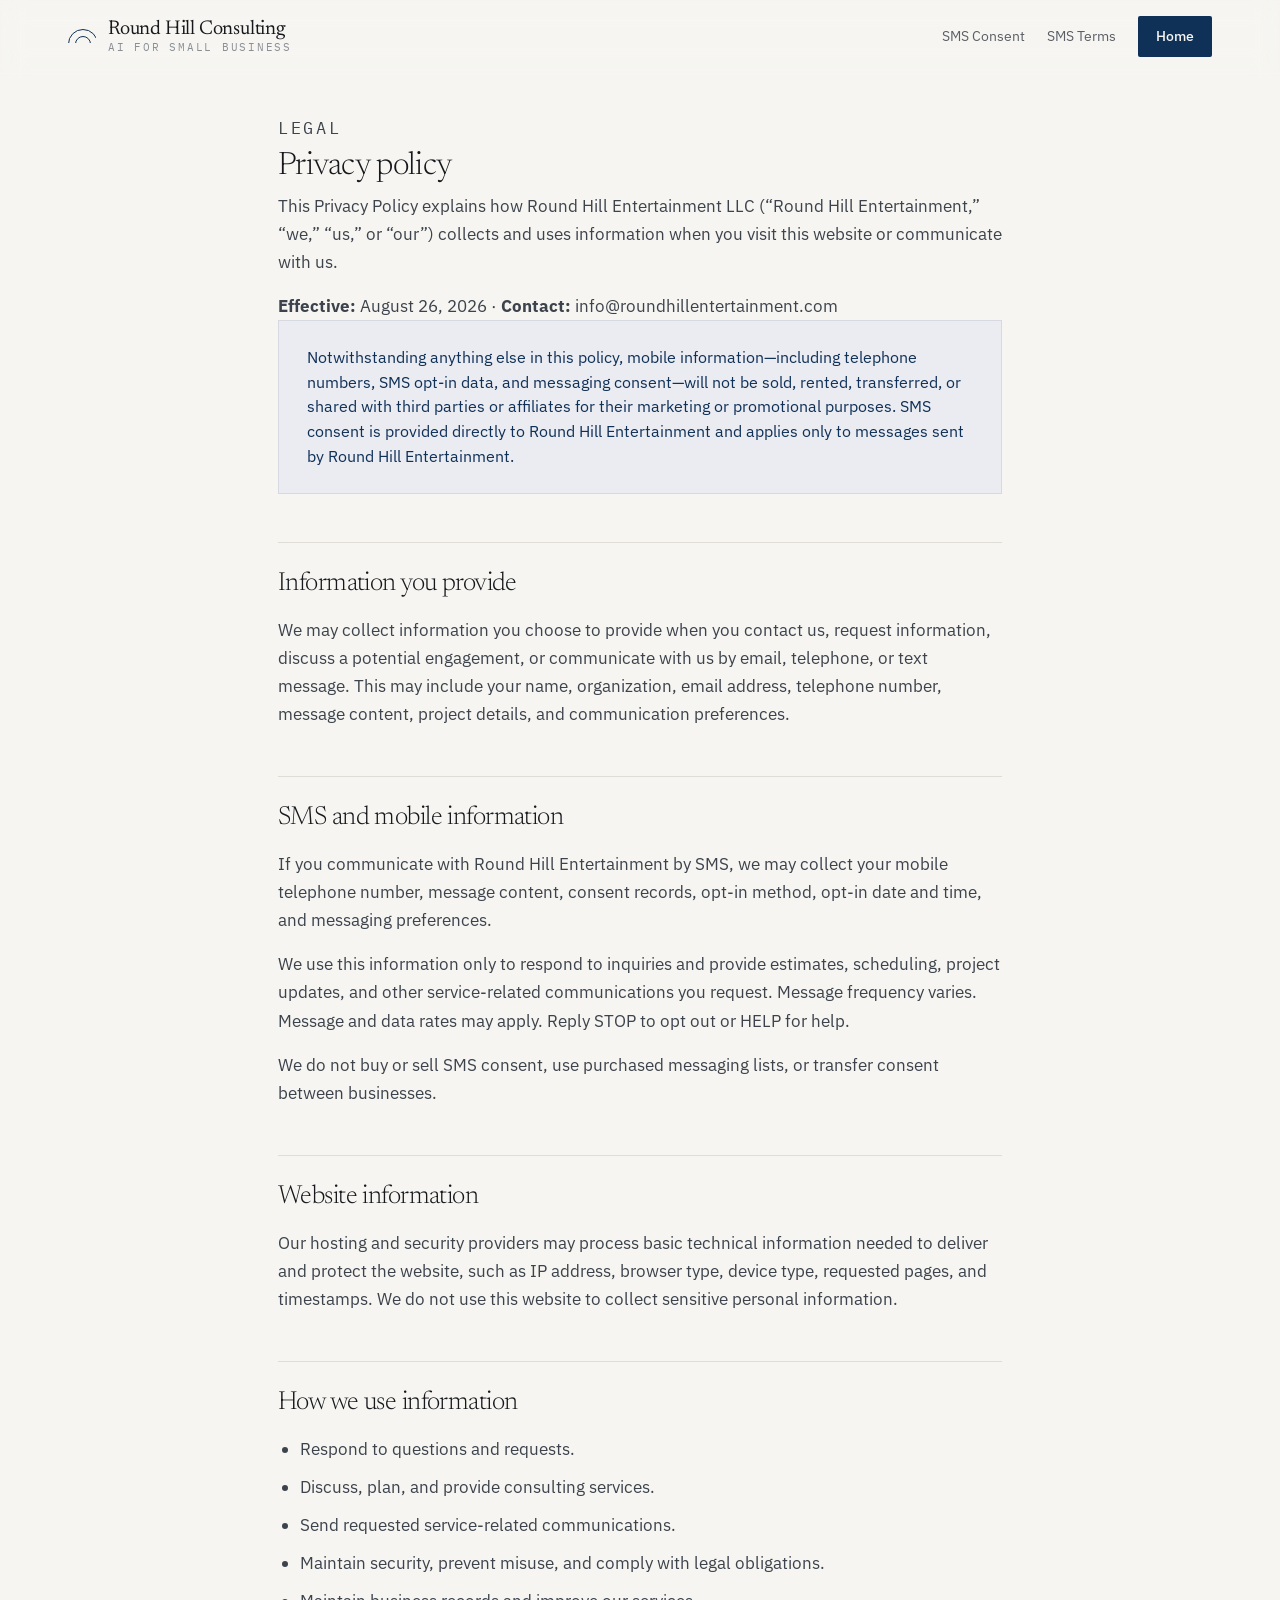
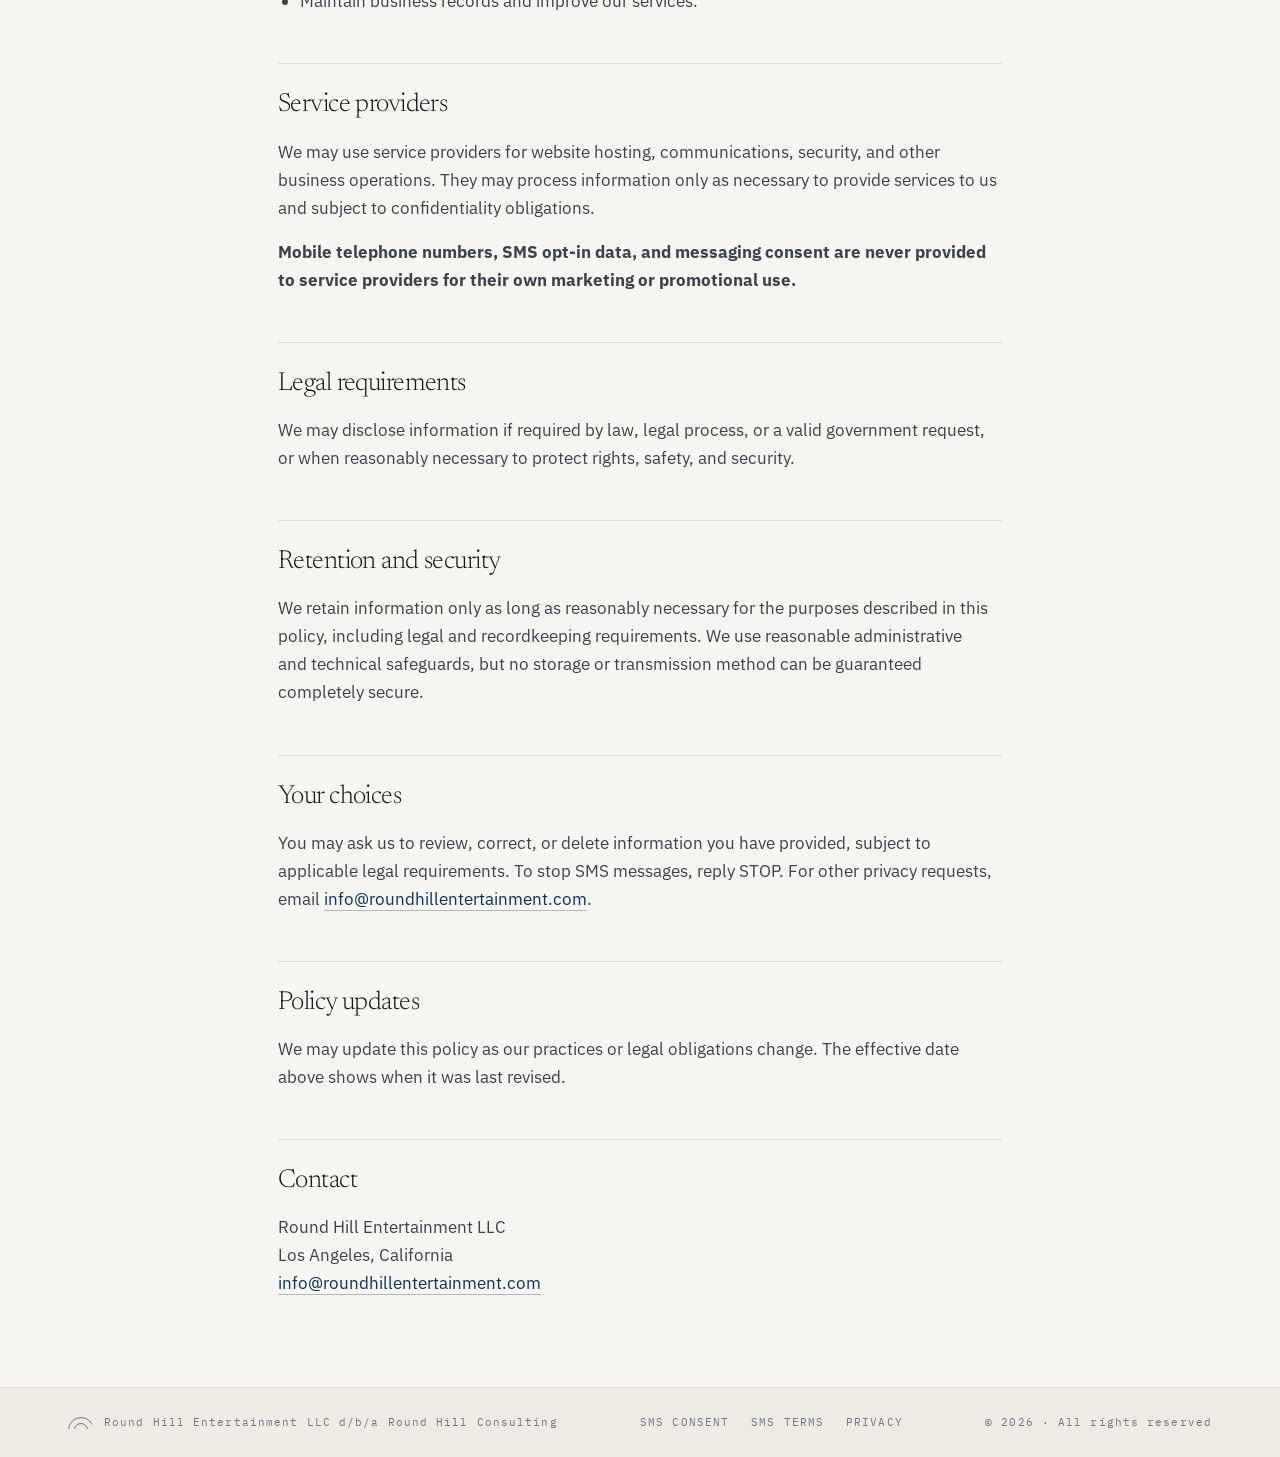
<file: privacy/index.html>
<!doctype html>
<html lang="en">
<head>
  <meta charset="utf-8">
  <meta name="viewport" content="width=device-width, initial-scale=1">
  <meta name="description" content="Privacy Policy for Round Hill Entertainment LLC.">
  <meta name="theme-color" content="#0F3057">
  <title>Privacy Policy | Round Hill Consulting</title>
  <link rel="canonical" href="https://roundhillentertainment.com/privacy/">
  <link rel="preconnect" href="https://fonts.googleapis.com">
  <link rel="preconnect" href="https://fonts.gstatic.com" crossorigin>
  <link href="https://fonts.googleapis.com/css2?family=Newsreader:opsz,wght@6..72,300;6..72,400&family=IBM+Plex+Sans:wght@400;500&family=IBM+Plex+Mono:wght@400;500&display=swap" rel="stylesheet">
  <link rel="stylesheet" href="../assets/styles.css">
</head>
<body>
<a class="skip-link" href="#main">Skip to content</a>
<div class="legal-bar">
  <header class="site-header" style="background:transparent;border-bottom:1px solid rgba(255,255,255,.18)">
    <div class="header-inner">
      <a class="brand" href="../index.html" aria-label="Round Hill Consulting home">
        <span class="mark" aria-hidden="true"></span>
        <span class="brand-text">
          <span class="brand-name">Round Hill Consulting</span>
          <span class="brand-sub">AI for small business</span>
        </span>
      </a>
      <nav class="site-nav" aria-label="Legal navigation">
        <a href="../sms-consent/index.html">SMS Consent</a><a href="../sms-terms/index.html">SMS Terms</a>
        <a class="nav-cta" href="../index.html">Home</a>
      </nav>
    </div>
  </header>
</div>
<main class="legal-page" id="main">
<p class="eyebrow">Legal</p>
<h1>Privacy policy</h1>
<p class="legal-intro">This Privacy Policy explains how Round Hill Entertainment LLC (&ldquo;Round Hill Entertainment,&rdquo; &ldquo;we,&rdquo; &ldquo;us,&rdquo; or &ldquo;our&rdquo;) collects and uses information when you visit this website or communicate with us.</p>
<p class="legal-meta"><strong>Effective:</strong> August 26, 2026 &middot; <strong>Contact:</strong> info@roundhillentertainment.com</p>

<div class="policy-highlight"><p>Notwithstanding anything else in this policy, mobile information&mdash;including telephone numbers, SMS opt-in data, and messaging consent&mdash;will not be sold, rented, transferred, or shared with third parties or affiliates for their marketing or promotional purposes. SMS consent is provided directly to Round Hill Entertainment and applies only to messages sent by Round Hill Entertainment.</p></div>

<h2>Information you provide</h2>
<p>We may collect information you choose to provide when you contact us, request information, discuss a potential engagement, or communicate with us by email, telephone, or text message. This may include your name, organization, email address, telephone number, message content, project details, and communication preferences.</p>

<h2>SMS and mobile information</h2>
<p>If you communicate with Round Hill Entertainment by SMS, we may collect your mobile telephone number, message content, consent records, opt-in method, opt-in date and time, and messaging preferences.</p>
<p>We use this information only to respond to inquiries and provide estimates, scheduling, project updates, and other service-related communications you request. Message frequency varies. Message and data rates may apply. Reply STOP to opt out or HELP for help.</p>
<p>We do not buy or sell SMS consent, use purchased messaging lists, or transfer consent between businesses.</p>

<h2>Website information</h2>
<p>Our hosting and security providers may process basic technical information needed to deliver and protect the website, such as IP address, browser type, device type, requested pages, and timestamps. We do not use this website to collect sensitive personal information.</p>

<h2>How we use information</h2>
<ul>
  <li>Respond to questions and requests.</li>
  <li>Discuss, plan, and provide consulting services.</li>
  <li>Send requested service-related communications.</li>
  <li>Maintain security, prevent misuse, and comply with legal obligations.</li>
  <li>Maintain business records and improve our services.</li>
</ul>

<h2>Service providers</h2>
<p>We may use service providers for website hosting, communications, security, and other business operations. They may process information only as necessary to provide services to us and subject to confidentiality obligations.</p>
<p><strong>Mobile telephone numbers, SMS opt-in data, and messaging consent are never provided to service providers for their own marketing or promotional use.</strong></p>

<h2>Legal requirements</h2>
<p>We may disclose information if required by law, legal process, or a valid government request, or when reasonably necessary to protect rights, safety, and security.</p>

<h2>Retention and security</h2>
<p>We retain information only as long as reasonably necessary for the purposes described in this policy, including legal and recordkeeping requirements. We use reasonable administrative and technical safeguards, but no storage or transmission method can be guaranteed completely secure.</p>

<h2>Your choices</h2>
<p>You may ask us to review, correct, or delete information you have provided, subject to applicable legal requirements. To stop SMS messages, reply STOP. For other privacy requests, email <a href="mailto:info@roundhillentertainment.com">info@roundhillentertainment.com</a>.</p>

<h2>Policy updates</h2>
<p>We may update this policy as our practices or legal obligations change. The effective date above shows when it was last revised.</p>

<h2>Contact</h2>
<p>Round Hill Entertainment LLC<br>Los Angeles, California<br><a href="mailto:info@roundhillentertainment.com">info@roundhillentertainment.com</a></p>
</main>
<footer class="site-footer">
  <div class="footer-inner">
    <a class="footer-brand" href="../index.html">
      <span class="mark" aria-hidden="true"></span>
      <span class="footer-legal">Round Hill Entertainment LLC d/b/a Round Hill Consulting</span>
    </a>
    <nav class="footer-nav" aria-label="Legal navigation">
      <a href="../sms-consent/index.html">SMS Consent</a>
      <a href="../sms-terms/index.html">SMS Terms</a>
      <a href="../privacy/index.html">Privacy</a>
    </nav>
    <span class="footer-legal">&copy; 2026 &middot; All rights reserved</span>
  </div>
</footer>
</body>
</html>
</file>
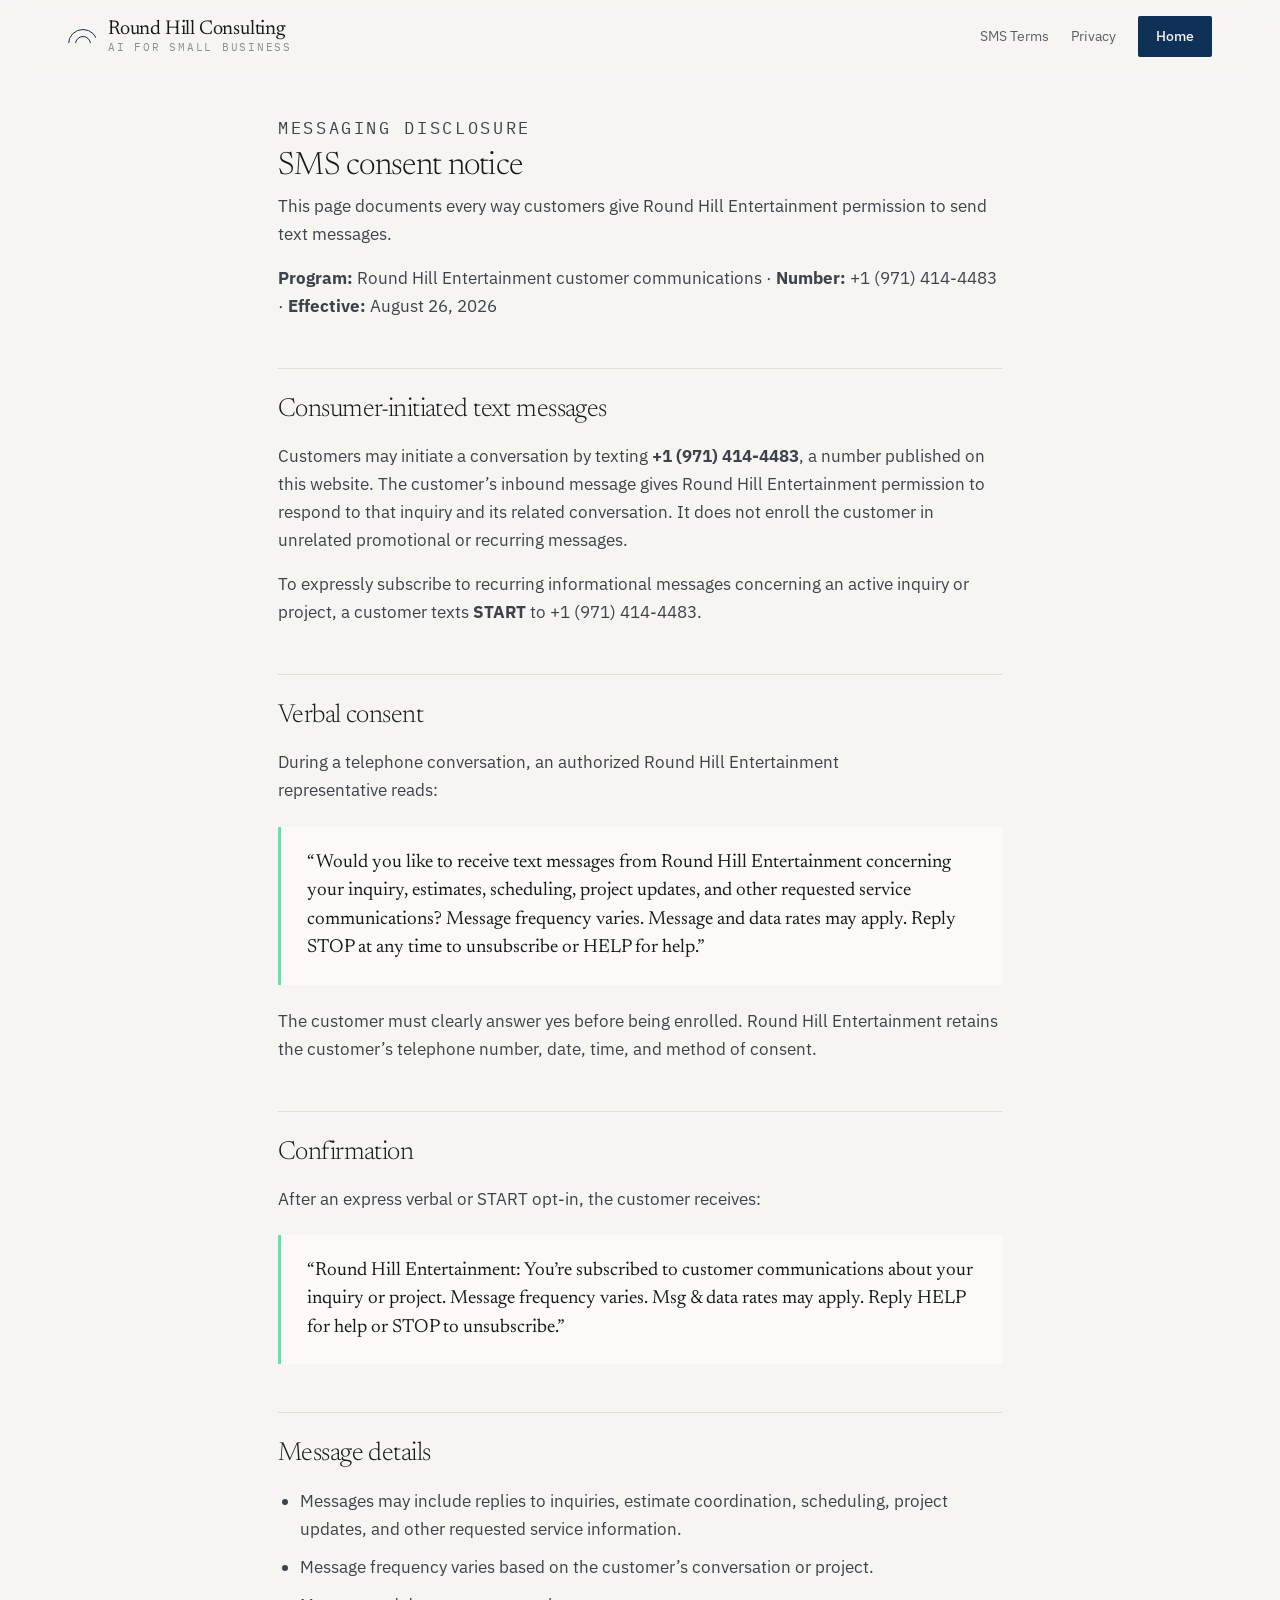
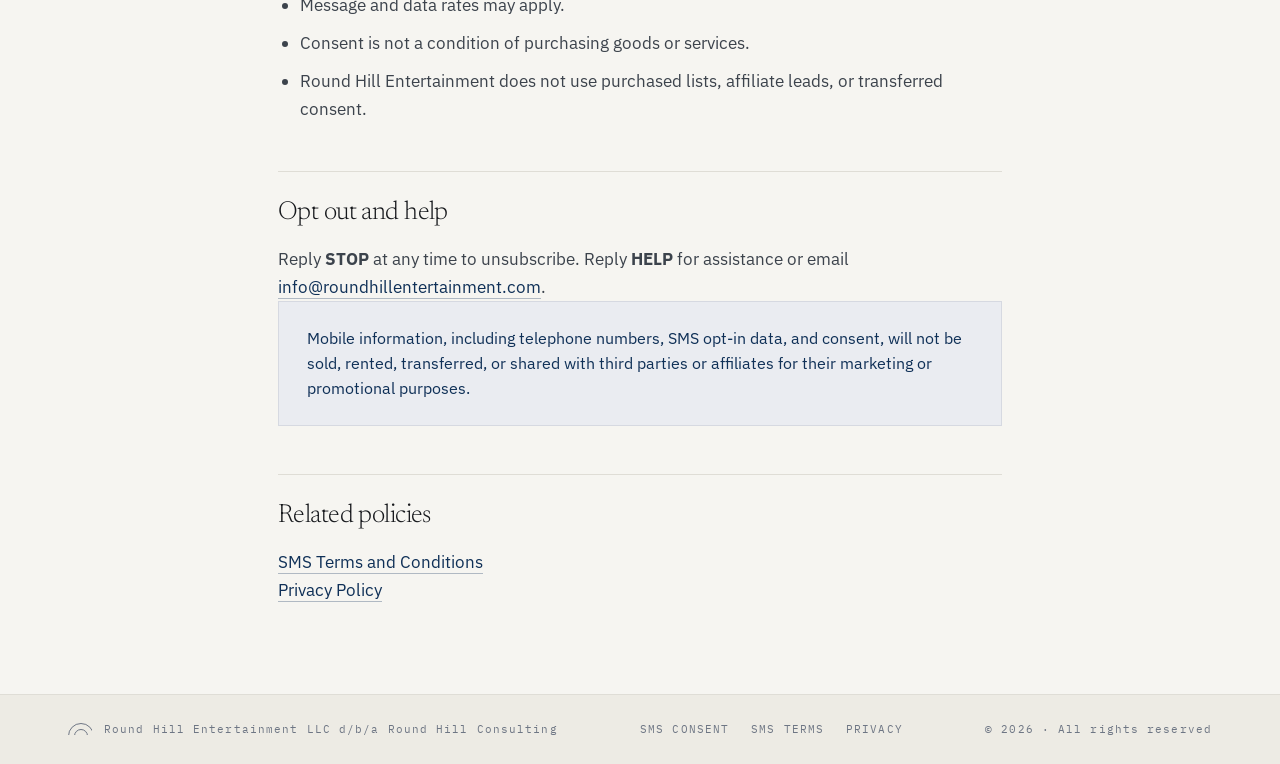
<file: sms-consent/index.html>
<!doctype html>
<html lang="en">
<head>
  <meta charset="utf-8">
  <meta name="viewport" content="width=device-width, initial-scale=1">
  <meta name="description" content="How customers consent to SMS messages from Round Hill Entertainment.">
  <meta name="theme-color" content="#0F3057">
  <title>SMS Consent Notice | Round Hill Consulting</title>
  <link rel="canonical" href="https://roundhillentertainment.com/sms-consent/">
  <link rel="preconnect" href="https://fonts.googleapis.com">
  <link rel="preconnect" href="https://fonts.gstatic.com" crossorigin>
  <link href="https://fonts.googleapis.com/css2?family=Newsreader:opsz,wght@6..72,300;6..72,400&family=IBM+Plex+Sans:wght@400;500&family=IBM+Plex+Mono:wght@400;500&display=swap" rel="stylesheet">
  <link rel="stylesheet" href="../assets/styles.css">
</head>
<body>
<a class="skip-link" href="#main">Skip to content</a>
<div class="legal-bar">
  <header class="site-header" style="background:transparent;border-bottom:1px solid rgba(255,255,255,.18)">
    <div class="header-inner">
      <a class="brand" href="../index.html" aria-label="Round Hill Consulting home">
        <span class="mark" aria-hidden="true"></span>
        <span class="brand-text">
          <span class="brand-name">Round Hill Consulting</span>
          <span class="brand-sub">AI for small business</span>
        </span>
      </a>
      <nav class="site-nav" aria-label="Legal navigation">
        <a href="../sms-terms/index.html">SMS Terms</a><a href="../privacy/index.html">Privacy</a>
        <a class="nav-cta" href="../index.html">Home</a>
      </nav>
    </div>
  </header>
</div>
<main class="legal-page" id="main">
<p class="eyebrow">Messaging disclosure</p>
<h1>SMS consent notice</h1>
<p class="legal-intro">This page documents every way customers give Round Hill Entertainment permission to send text messages.</p>
<p class="legal-meta"><strong>Program:</strong> Round Hill Entertainment customer communications &middot; <strong>Number:</strong> +1 (971) 414-4483 &middot; <strong>Effective:</strong> August 26, 2026</p>

<h2>Consumer-initiated text messages</h2>
<p>Customers may initiate a conversation by texting <strong>+1 (971) 414-4483</strong>, a number published on this website. The customer&rsquo;s inbound message gives Round Hill Entertainment permission to respond to that inquiry and its related conversation. It does not enroll the customer in unrelated promotional or recurring messages.</p>
<p>To expressly subscribe to recurring informational messages concerning an active inquiry or project, a customer texts <strong>START</strong> to +1 (971) 414-4483.</p>

<h2>Verbal consent</h2>
<p>During a telephone conversation, an authorized Round Hill Entertainment representative reads:</p>
<blockquote><p>&ldquo;Would you like to receive text messages from Round Hill Entertainment concerning your inquiry, estimates, scheduling, project updates, and other requested service communications? Message frequency varies. Message and data rates may apply. Reply STOP at any time to unsubscribe or HELP for help.&rdquo;</p></blockquote>
<p>The customer must clearly answer yes before being enrolled. Round Hill Entertainment retains the customer&rsquo;s telephone number, date, time, and method of consent.</p>

<h2>Confirmation</h2>
<p>After an express verbal or START opt-in, the customer receives:</p>
<blockquote><p>&ldquo;Round Hill Entertainment: You&rsquo;re subscribed to customer communications about your inquiry or project. Message frequency varies. Msg &amp; data rates may apply. Reply HELP for help or STOP to unsubscribe.&rdquo;</p></blockquote>

<h2>Message details</h2>
<ul>
  <li>Messages may include replies to inquiries, estimate coordination, scheduling, project updates, and other requested service information.</li>
  <li>Message frequency varies based on the customer&rsquo;s conversation or project.</li>
  <li>Message and data rates may apply.</li>
  <li>Consent is not a condition of purchasing goods or services.</li>
  <li>Round Hill Entertainment does not use purchased lists, affiliate leads, or transferred consent.</li>
</ul>

<h2>Opt out and help</h2>
<p>Reply <strong>STOP</strong> at any time to unsubscribe. Reply <strong>HELP</strong> for assistance or email <a href="mailto:info@roundhillentertainment.com">info@roundhillentertainment.com</a>.</p>
<div class="policy-highlight"><p>Mobile information, including telephone numbers, SMS opt-in data, and consent, will not be sold, rented, transferred, or shared with third parties or affiliates for their marketing or promotional purposes.</p></div>

<h2>Related policies</h2>
<p><a href="../sms-terms/index.html">SMS Terms and Conditions</a><br><a href="../privacy/index.html">Privacy Policy</a></p>
</main>
<footer class="site-footer">
  <div class="footer-inner">
    <a class="footer-brand" href="../index.html">
      <span class="mark" aria-hidden="true"></span>
      <span class="footer-legal">Round Hill Entertainment LLC d/b/a Round Hill Consulting</span>
    </a>
    <nav class="footer-nav" aria-label="Legal navigation">
      <a href="../sms-consent/index.html">SMS Consent</a>
      <a href="../sms-terms/index.html">SMS Terms</a>
      <a href="../privacy/index.html">Privacy</a>
    </nav>
    <span class="footer-legal">&copy; 2026 &middot; All rights reserved</span>
  </div>
</footer>
</body>
</html>
</file>
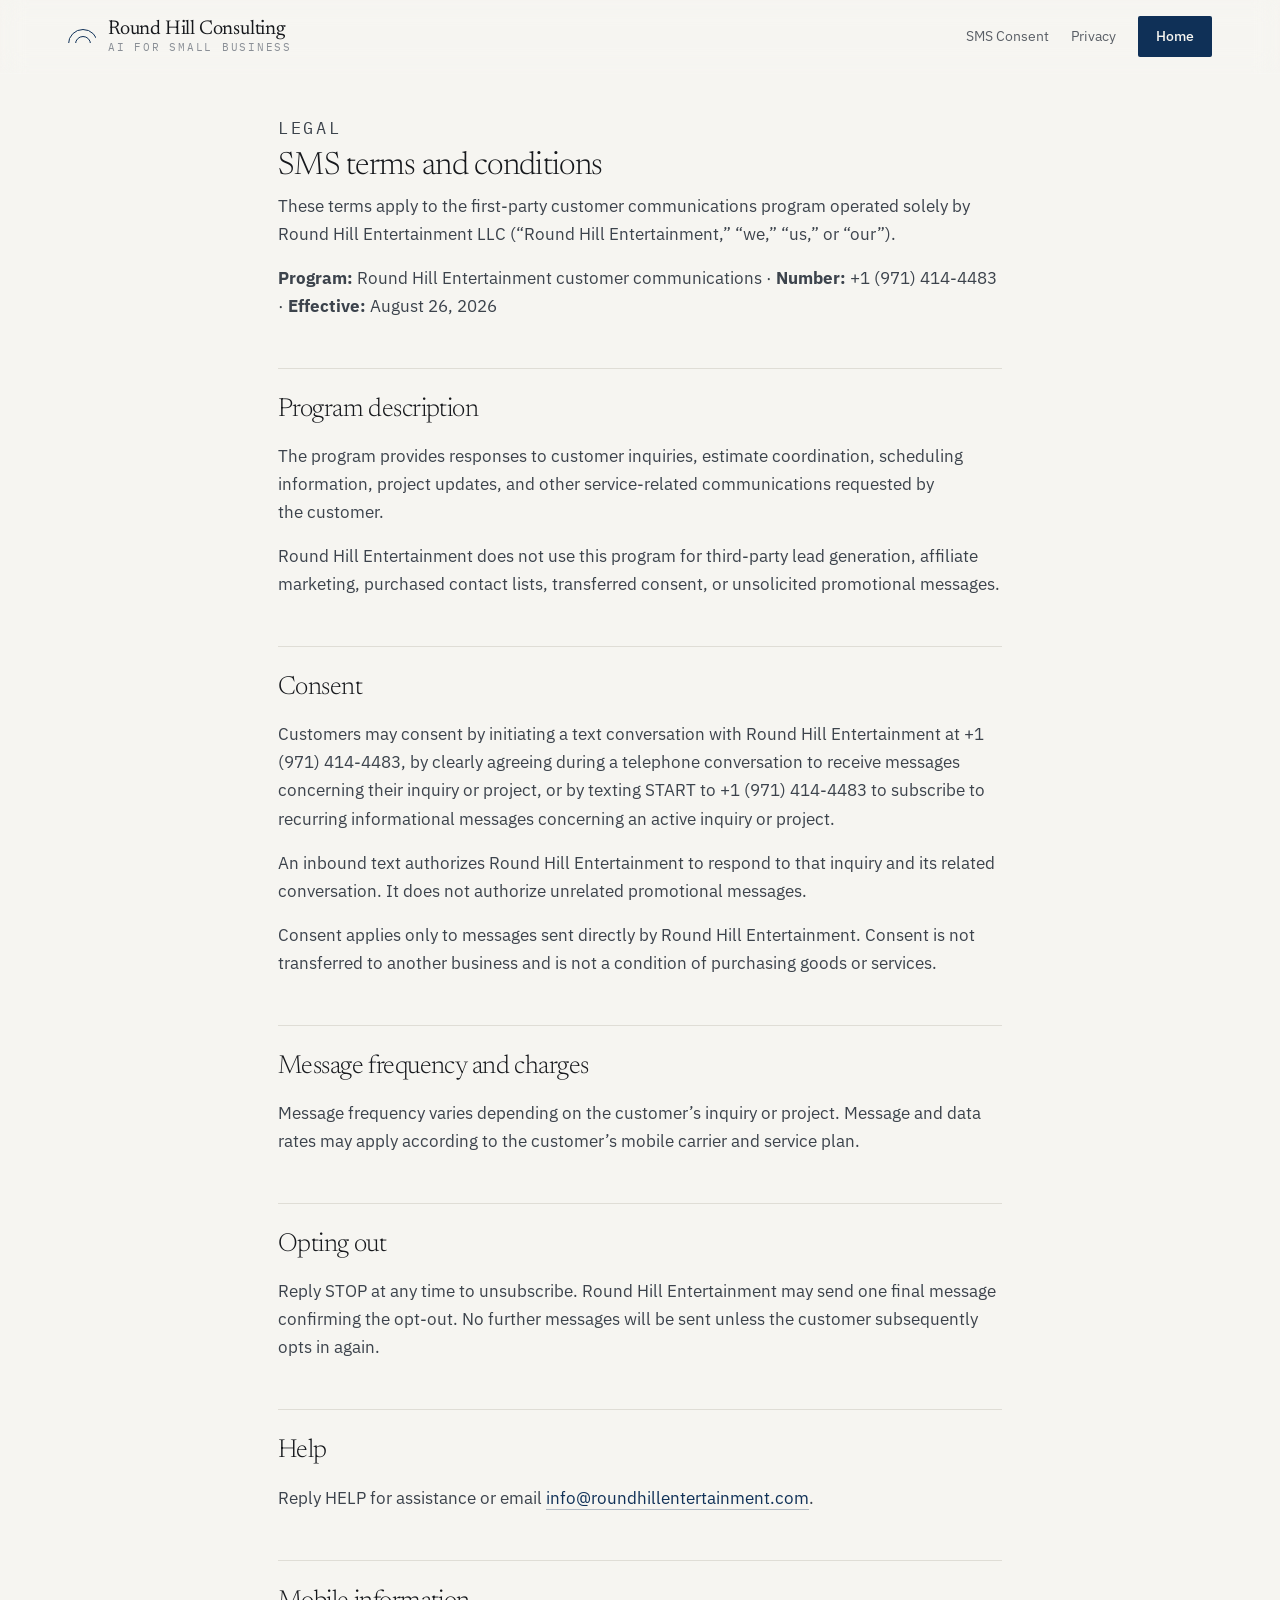
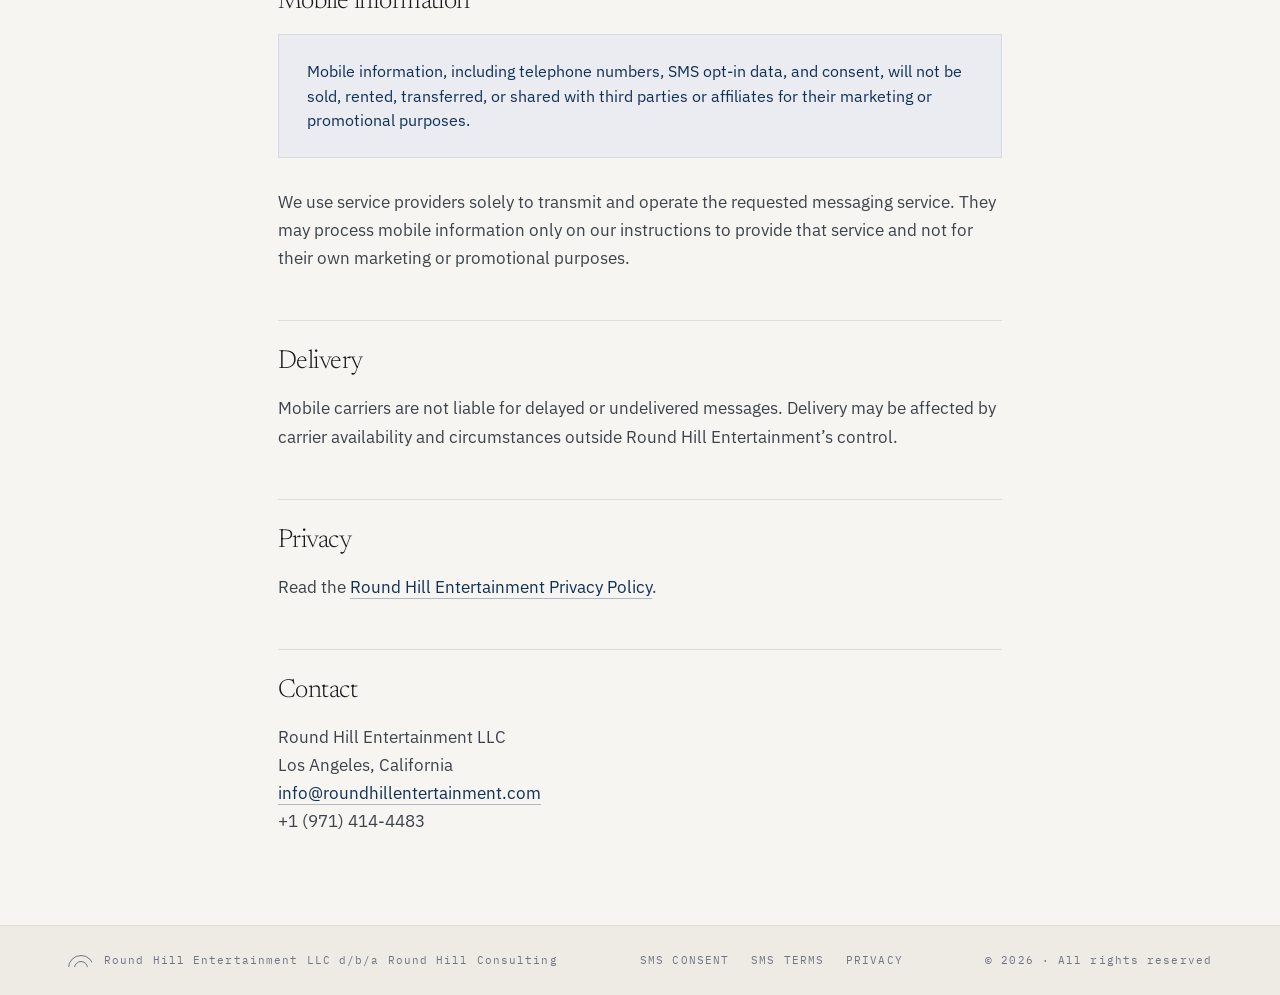
<file: sms-terms/index.html>
<!doctype html>
<html lang="en">
<head>
  <meta charset="utf-8">
  <meta name="viewport" content="width=device-width, initial-scale=1">
  <meta name="description" content="SMS Terms and Conditions for Round Hill Entertainment.">
  <meta name="theme-color" content="#0F3057">
  <title>SMS Terms and Conditions | Round Hill Consulting</title>
  <link rel="canonical" href="https://roundhillentertainment.com/sms-terms/">
  <link rel="preconnect" href="https://fonts.googleapis.com">
  <link rel="preconnect" href="https://fonts.gstatic.com" crossorigin>
  <link href="https://fonts.googleapis.com/css2?family=Newsreader:opsz,wght@6..72,300;6..72,400&family=IBM+Plex+Sans:wght@400;500&family=IBM+Plex+Mono:wght@400;500&display=swap" rel="stylesheet">
  <link rel="stylesheet" href="../assets/styles.css">
</head>
<body>
<a class="skip-link" href="#main">Skip to content</a>
<div class="legal-bar">
  <header class="site-header" style="background:transparent;border-bottom:1px solid rgba(255,255,255,.18)">
    <div class="header-inner">
      <a class="brand" href="../index.html" aria-label="Round Hill Consulting home">
        <span class="mark" aria-hidden="true"></span>
        <span class="brand-text">
          <span class="brand-name">Round Hill Consulting</span>
          <span class="brand-sub">AI for small business</span>
        </span>
      </a>
      <nav class="site-nav" aria-label="Legal navigation">
        <a href="../sms-consent/index.html">SMS Consent</a><a href="../privacy/index.html">Privacy</a>
        <a class="nav-cta" href="../index.html">Home</a>
      </nav>
    </div>
  </header>
</div>
<main class="legal-page" id="main">
<p class="eyebrow">Legal</p>
<h1>SMS terms and conditions</h1>
<p class="legal-intro">These terms apply to the first-party customer communications program operated solely by Round Hill Entertainment LLC (&ldquo;Round Hill Entertainment,&rdquo; &ldquo;we,&rdquo; &ldquo;us,&rdquo; or &ldquo;our&rdquo;).</p>
<p class="legal-meta"><strong>Program:</strong> Round Hill Entertainment customer communications &middot; <strong>Number:</strong> +1 (971) 414-4483 &middot; <strong>Effective:</strong> August 26, 2026</p>

<h2>Program description</h2>
<p>The program provides responses to customer inquiries, estimate coordination, scheduling information, project updates, and other service-related communications requested by the customer.</p>
<p>Round Hill Entertainment does not use this program for third-party lead generation, affiliate marketing, purchased contact lists, transferred consent, or unsolicited promotional messages.</p>

<h2>Consent</h2>
<p>Customers may consent by initiating a text conversation with Round Hill Entertainment at +1 (971) 414-4483, by clearly agreeing during a telephone conversation to receive messages concerning their inquiry or project, or by texting START to +1 (971) 414-4483 to subscribe to recurring informational messages concerning an active inquiry or project.</p>
<p>An inbound text authorizes Round Hill Entertainment to respond to that inquiry and its related conversation. It does not authorize unrelated promotional messages.</p>
<p>Consent applies only to messages sent directly by Round Hill Entertainment. Consent is not transferred to another business and is not a condition of purchasing goods or services.</p>

<h2>Message frequency and charges</h2>
<p>Message frequency varies depending on the customer&rsquo;s inquiry or project. Message and data rates may apply according to the customer&rsquo;s mobile carrier and service plan.</p>

<h2>Opting out</h2>
<p>Reply STOP at any time to unsubscribe. Round Hill Entertainment may send one final message confirming the opt-out. No further messages will be sent unless the customer subsequently opts in again.</p>

<h2>Help</h2>
<p>Reply HELP for assistance or email <a href="mailto:info@roundhillentertainment.com">info@roundhillentertainment.com</a>.</p>

<h2>Mobile information</h2>
<div class="policy-highlight"><p>Mobile information, including telephone numbers, SMS opt-in data, and consent, will not be sold, rented, transferred, or shared with third parties or affiliates for their marketing or promotional purposes.</p></div>
<p>We use service providers solely to transmit and operate the requested messaging service. They may process mobile information only on our instructions to provide that service and not for their own marketing or promotional purposes.</p>

<h2>Delivery</h2>
<p>Mobile carriers are not liable for delayed or undelivered messages. Delivery may be affected by carrier availability and circumstances outside Round Hill Entertainment&rsquo;s control.</p>

<h2>Privacy</h2>
<p>Read the <a href="../privacy/index.html">Round Hill Entertainment Privacy Policy</a>.</p>

<h2>Contact</h2>
<p>Round Hill Entertainment LLC<br>Los Angeles, California<br><a href="mailto:info@roundhillentertainment.com">info@roundhillentertainment.com</a><br>+1 (971) 414-4483</p>
</main>
<footer class="site-footer">
  <div class="footer-inner">
    <a class="footer-brand" href="../index.html">
      <span class="mark" aria-hidden="true"></span>
      <span class="footer-legal">Round Hill Entertainment LLC d/b/a Round Hill Consulting</span>
    </a>
    <nav class="footer-nav" aria-label="Legal navigation">
      <a href="../sms-consent/index.html">SMS Consent</a>
      <a href="../sms-terms/index.html">SMS Terms</a>
      <a href="../privacy/index.html">Privacy</a>
    </nav>
    <span class="footer-legal">&copy; 2026 &middot; All rights reserved</span>
  </div>
</footer>
</body>
</html>
</file>
<file: assets/styles.css>
/* Round Hill Consulting — 2026 redesign v2 */
:root{
  --paper:#F6F5F1; --panel:#FBFAF7; --tint:#EAECF1; --deep:#EDEBE4;
  --ink:#16181C; --dim:#5A5F66; --mute:#8A8F96; --rule:#DFDDD6; --hair:#E7E5DE;
  --navy:#0F3057; --navy-deep:#0B2340; --mint:#5EE6A8; --mint-ink:#1B7F58;
  --on-navy:#C5D0DF; --on-navy-mute:#9DB0C8; --on-navy-dim:#7F94B0; --navy-line:rgba(255,255,255,.12);
  --max:1240px;
  --serif:'Newsreader',Georgia,'Times New Roman',serif;
  --sans:'IBM Plex Sans',Helvetica,Arial,sans-serif;
  --mono:'IBM Plex Mono',ui-monospace,Menlo,monospace;
}
*{box-sizing:border-box}
html{scroll-behavior:smooth;scroll-padding-top:84px}
body{margin:0;background:var(--paper);color:var(--ink);font-family:var(--sans);font-size:16px;line-height:1.55;-webkit-font-smoothing:antialiased}
img{max-width:100%;display:block}
a{color:var(--navy);text-decoration:none}
a:hover{color:var(--ink)}
h1,h2,h3{font-family:var(--serif);font-weight:300;letter-spacing:-.022em;margin:0;text-wrap:pretty}
h3{font-weight:400}
p{margin:0;text-wrap:pretty}
.wrap{max-width:var(--max);margin:0 auto;padding:0 48px}
.skip-link{position:fixed;top:-60px;left:16px;z-index:100;background:var(--navy);color:var(--paper);padding:10px 14px;transition:top 160ms ease}
.skip-link:focus{top:16px}
.eyebrow{font-family:var(--mono);font-size:13px;letter-spacing:.16em;text-transform:uppercase;color:var(--mute)}
.eyebrow.mint{color:var(--mint)}
.mono{font-family:var(--mono);font-size:10.5px;letter-spacing:.12em;text-transform:uppercase;color:var(--mute)}
.on-navy .eyebrow{color:var(--mint)}

@keyframes wave{0%,100%{transform:scaleY(.25)}50%{transform:scaleY(1)}}
@keyframes ring{0%{transform:scale(.7);opacity:.7}100%{transform:scale(1.9);opacity:0}}
@keyframes blink{0%,49%{opacity:1}50%,100%{opacity:0}}
@keyframes pulse{0%,100%{opacity:1}50%{opacity:.35}}
@keyframes drift{0%{transform:translate3d(0,0,0)}100%{transform:translate3d(-60px,40px,0)}}

/* scroll reveal */
.reveal{opacity:0;transform:translateY(22px);transition:opacity .8s ease,transform .8s ease}
.reveal.d1{transition-delay:.15s}.reveal.d2{transition-delay:.27s}
.reveal.is-in{opacity:1;transform:none}
@media(prefers-reduced-motion:reduce){
  .reveal{opacity:1;transform:none;transition:none}
  *,*::before,*::after{animation-duration:.01ms!important;animation-iteration-count:1!important}
}

/* header */
.site-header{position:sticky;top:0;z-index:50;background:rgba(246,245,241,.88);backdrop-filter:blur(12px);-webkit-backdrop-filter:blur(12px);border-bottom:1px solid var(--rule)}
.header-inner{display:flex;align-items:center;justify-content:space-between;gap:32px;padding:16px 48px;max-width:var(--max);margin:0 auto}
.brand{display:flex;align-items:center;gap:12px;flex:none;color:var(--ink)}
.brand:hover{color:var(--ink)}
.mark{width:28px;height:14px;position:relative;overflow:hidden;flex:none}
.mark::before,.mark::after{content:"";position:absolute;border-radius:50%;border:1.25px solid var(--navy)}
.mark::before{left:0;top:0;width:28px;height:28px}
.mark::after{left:7px;top:7px;width:14px;height:14px}
.brand-text{display:flex;flex-direction:column;gap:3px}
.brand-name{font-family:var(--serif);font-size:20px;line-height:1;letter-spacing:-.01em;white-space:nowrap}
.brand-sub{font-family:var(--mono);font-size:11px;letter-spacing:.16em;text-transform:uppercase;color:var(--mute);line-height:1;white-space:nowrap}
.site-nav{display:flex;align-items:center;flex-wrap:wrap;justify-content:flex-end;gap:10px 22px;font-size:14px;white-space:nowrap}
.site-nav a{color:var(--dim)}
.site-nav a:hover{color:var(--ink)}
.nav-cta{background:var(--navy);color:var(--paper)!important;padding:10px 18px;border-radius:2px;font-size:13.5px;font-weight:500}
.nav-cta:hover{background:var(--ink)}

/* buttons */
.actions{display:flex;align-items:center;gap:18px;flex-wrap:wrap}
.btn{display:inline-flex;align-items:center;background:var(--navy);color:var(--paper)!important;padding:15px 26px;border-radius:2px;font-size:15px;font-weight:500;font-family:var(--sans);border:none;cursor:pointer}
.btn:hover{background:var(--ink)}
.btn.mint{background:var(--mint);color:var(--navy-deep)!important}
.btn.mint:hover{background:var(--paper)}
.link-under{color:var(--ink);padding:15px 2px;font-size:15px;border-bottom:1px solid #C9C6BC}
.link-under:hover{color:var(--navy);border-bottom-color:var(--navy)}
.on-navy .link-under{color:var(--paper);border-bottom-color:rgba(246,245,241,.4)}
.on-navy .link-under:hover{color:var(--paper);border-bottom-color:var(--mint)}

/* dark sections */
.on-navy{background:var(--navy);color:var(--paper);position:relative;overflow:hidden}
.on-navy.deep{background:var(--navy-deep)}
.on-navy a{color:var(--paper)}
.glow{position:absolute;width:620px;height:620px;border-radius:50%;background:radial-gradient(circle,rgba(94,230,168,.2),transparent 65%);pointer-events:none}
.glow.tr{right:-180px;top:-160px}
.glow.bl{left:-200px;bottom:-260px}
.dots{position:absolute;inset:0;background-image:radial-gradient(rgba(255,255,255,.09) 1px,transparent 1px);background-size:26px 26px;animation:drift 18s linear infinite alternate;pointer-events:none}

/* hero */
.hero{background:linear-gradient(160deg,#0B2340 0%,#0F3057 60%,#123A66 100%)}
.hero-inner{position:relative;display:grid;grid-template-columns:minmax(0,1.15fr) minmax(0,1fr);gap:64px;align-items:center;padding:64px 48px 56px;max-width:var(--max);margin:0 auto}
.hero-flag{display:flex;align-items:center;gap:10px;margin-bottom:30px}
.hero-flag .dot{width:7px;height:7px;border-radius:50%;background:var(--mint);box-shadow:0 0 0 4px rgba(94,230,168,.2);animation:pulse 2.4s ease-in-out infinite;flex:none}
.hero-flag span:last-child{font-family:var(--mono);font-size:13px;letter-spacing:.16em;text-transform:uppercase;color:var(--on-navy-mute)}
.hero h1{font-size:clamp(40px,4.8vw,70px);line-height:1.02;letter-spacing:-.025em;margin-bottom:28px;max-width:15em}
.hero-lede{font-size:18.5px;line-height:1.62;color:var(--on-navy);margin-bottom:40px;max-width:32em}
.hero-facts{display:grid;grid-template-columns:repeat(3,minmax(0,1fr));gap:24px;margin-top:56px;padding-top:26px;border-top:1px solid rgba(255,255,255,.14);max-width:560px}
.hero-facts b{display:block;font-family:var(--serif);font-weight:300;font-size:26px;line-height:1}
.hero-facts span{display:block;font-family:var(--mono);font-size:10px;letter-spacing:.14em;text-transform:uppercase;color:var(--on-navy-mute);margin-top:8px}

/* live transcript */
.tx{background:rgba(8,26,48,.72);border:1px solid var(--navy-line);border-radius:6px;box-shadow:0 30px 80px rgba(0,0,0,.35);padding:26px 28px 24px;min-height:520px;display:flex;flex-direction:column;backdrop-filter:blur(8px)}
.tx-head{display:flex;align-items:center;justify-content:space-between;gap:16px;padding-bottom:18px;border-bottom:1px solid rgba(255,255,255,.1)}
.tx-live{display:flex;align-items:center;gap:12px}
.tx-live i{width:8px;height:8px;border-radius:50%;background:var(--mint);animation:pulse 1.6s ease-in-out infinite}
.tx-live span{font-family:var(--mono);font-size:11px;letter-spacing:.14em;text-transform:uppercase;color:var(--on-navy-mute)}
.wave{display:flex;align-items:center;gap:3px;height:18px}
.wave span{width:3px;height:100%;background:var(--mint);transform-origin:center;animation:wave 1.1s ease-in-out infinite}
.wave span:nth-child(2){animation-delay:.15s}.wave span:nth-child(3){animation-delay:.3s}.wave span:nth-child(4){animation-delay:.45s}.wave span:nth-child(5){animation-delay:.6s}.wave span:nth-child(6){animation-delay:.75s}.wave span:nth-child(7){animation-delay:.9s}.wave span:nth-child(8){animation-delay:1.05s}
.tx-body{display:flex;flex-direction:column;gap:16px;padding:22px 0 8px;flex:1}
.tx-line{display:grid;grid-template-columns:76px minmax(0,1fr);gap:14px;align-items:start}
.tx-line b{font-family:var(--mono);font-weight:400;font-size:10px;letter-spacing:.14em;text-transform:uppercase;padding-top:4px;color:var(--on-navy-mute)}
.tx-line.ai b{color:var(--mint)}
.tx-line p{font-size:15.5px;line-height:1.55;color:#EEF1F5}
.caret{display:inline-block;width:8px;height:16px;background:var(--mint);vertical-align:-2px;margin-left:2px;animation:blink 1s steps(1) infinite}
.tx-actions{display:flex;flex-wrap:wrap;gap:8px;min-height:34px;padding-top:14px;border-top:1px solid rgba(255,255,255,.1)}
.chip-done{display:inline-flex;align-items:center;gap:8px;font-family:var(--mono);font-size:10.5px;letter-spacing:.08em;text-transform:uppercase;color:var(--navy-deep);background:var(--mint);padding:7px 10px;border-radius:2px}
.tx-note{font-family:var(--mono);font-size:10.5px;letter-spacing:.1em;color:var(--on-navy-dim);margin-top:16px}

/* week band */
.band{background:var(--tint);border-bottom:1px solid #D6D9E1}
.band-inner{display:grid;grid-template-columns:repeat(2,minmax(0,1fr));gap:64px;align-items:center;padding:48px 48px;max-width:var(--max);margin:0 auto}
.band h2{font-size:clamp(30px,3vw,42px);line-height:1.15;color:var(--navy);margin-bottom:22px}
.band p{font-size:17.5px;line-height:1.68;color:#47505C;max-width:36em}
.week{background:var(--panel);border:1px solid #D6D9E1;padding:28px 30px 24px}
.week-head{display:flex;align-items:baseline;justify-content:space-between;gap:16px;margin-bottom:22px}
.week-head p:first-child{font-family:var(--mono);font-size:13px;letter-spacing:.14em;text-transform:uppercase;color:var(--navy)}
.week-head p:last-child{font-family:var(--serif);font-size:22px;color:var(--navy)}
.week-cols{display:grid;grid-template-columns:repeat(5,minmax(0,1fr));gap:12px;height:200px;align-items:end}
.week-col{display:flex;flex-direction:column;justify-content:flex-end;height:100%;gap:3px}
.week-col i{display:block;transition:height .9s cubic-bezier(.2,.7,.2,1)}
.week-col .adm{background:#C9CDD6}.week-col .wrk{background:var(--navy)}.week-col .ai{background:var(--mint)}
.week-col span{font-family:var(--mono);font-size:10px;letter-spacing:.1em;color:var(--mute);text-align:center;margin-top:8px}
.week-legend{display:flex;gap:20px;flex-wrap:wrap;margin-top:22px;padding-top:16px;border-top:1px solid var(--hair)}
.week-legend span{display:flex;align-items:center;gap:8px;font-size:12.5px;color:var(--dim)}
.week-legend i{width:10px;height:10px;display:block}

/* section furniture */
.section{border-bottom:1px solid var(--rule)}
.section.alt{background:var(--panel)}
.section-head{display:flex;align-items:baseline;justify-content:space-between;gap:40px;flex-wrap:wrap;padding:56px 0 16px}
.section-head h2,.h2{font-size:clamp(30px,3.2vw,44px);line-height:1.1}

/* services — alternating rows */
.svc{display:grid;grid-template-columns:repeat(2,minmax(0,1fr));gap:56px;align-items:center;padding:32px 0;border-top:1px solid var(--hair)}
.svc.flip .svc-text{order:2}
.svc.last{padding-bottom:56px;align-items:start}
.svc-num{font-family:var(--mono);font-size:15px;letter-spacing:.14em;color:var(--mint-ink);margin-bottom:20px}
.svc h3{font-size:clamp(26px,2.6vw,34px);line-height:1.18;letter-spacing:-.015em;margin-bottom:16px}
.svc-text>p:not([class]){font-size:16.5px;line-height:1.62;color:var(--dim);max-width:32em}
.tags{display:flex;flex-wrap:wrap;gap:8px;margin-top:22px}
.tag{font-family:var(--mono);font-size:10.5px;letter-spacing:.08em;text-transform:uppercase;color:var(--dim);border:1px solid var(--rule);padding:5px 9px}
.shot{background:var(--navy-deep);border-radius:6px;padding:28px;color:var(--paper);display:grid;gap:14px}
.shot .lbl{font-family:var(--mono);font-size:10px;letter-spacing:.12em;text-transform:uppercase;color:var(--on-navy-mute)}
.shot .dimlbl{font-family:var(--mono);font-size:10px;letter-spacing:.12em;text-transform:uppercase;color:var(--on-navy-dim)}
.cal{display:grid;grid-template-columns:repeat(5,minmax(0,1fr));gap:6px}
.cal div{background:rgba(255,255,255,.06);padding:12px 10px;border-radius:3px;font-family:var(--mono);font-size:10px;letter-spacing:.1em;color:var(--on-navy-mute)}
.cal .on{background:var(--mint);color:var(--navy-deep)}
.cal .on b{display:block;font-family:var(--sans);font-size:13px;font-weight:500;letter-spacing:0;margin-top:6px}
.crm{display:flex;align-items:center;justify-content:space-between;gap:14px;background:rgba(255,255,255,.06);padding:14px 16px;border-radius:3px}
.crm p:last-of-type{font-size:15px;margin-top:5px}
.crm .ok{color:var(--mint);font-size:18px}
.sms{display:flex;justify-content:flex-end}
.sms div{max-width:78%;background:var(--mint);color:var(--navy-deep);padding:12px 16px;border-radius:14px 14px 3px 14px;font-size:14.5px;line-height:1.5}
.memo{display:flex;gap:12px;align-items:flex-start}
.memo .you{flex:none;width:34px;height:34px;border-radius:50%;background:rgba(255,255,255,.1);display:flex;align-items:center;justify-content:center;font-family:var(--mono);font-size:11px;color:var(--on-navy-mute)}
.memo .bubble{background:rgba(255,255,255,.08);padding:12px 16px;border-radius:3px 14px 14px 14px;font-size:14.5px;line-height:1.5;flex:1}
.memo .wave{height:14px;gap:2px;margin-bottom:8px}.memo .wave span{width:2px;animation-duration:1.3s}
.tasks{display:grid;gap:1px;background:rgba(255,255,255,.08);border:1px solid rgba(255,255,255,.08);border-radius:3px;overflow:hidden}
.task{display:grid;grid-template-columns:26px minmax(0,1fr) auto;gap:12px;align-items:center;background:var(--navy-deep);padding:12px 16px;opacity:.55;transition:opacity .4s ease}
.task b{font-family:var(--mono);font-weight:400;font-size:13px;color:var(--on-navy-dim)}
.task p{font-size:14.5px;color:#EEF1F5}
.task span{font-family:var(--mono);font-size:10px;letter-spacing:.1em;text-transform:uppercase;color:var(--on-navy-dim)}
.task.is-now{opacity:1}.task.is-now b,.task.is-now span{color:var(--paper)}
.task.is-done{opacity:1}.task.is-done b,.task.is-done span{color:var(--mint)}
.browser{background:var(--navy-deep);border-radius:6px;overflow:hidden;color:var(--paper)}
.browser-bar{display:flex;align-items:center;gap:6px;padding:12px 16px;border-bottom:1px solid rgba(255,255,255,.08)}
.browser-bar i{width:9px;height:9px;border-radius:50%;background:rgba(255,255,255,.18)}
.browser-bar span{margin-left:12px;font-family:var(--mono);font-size:10.5px;color:var(--on-navy-dim)}
.avatar-row{display:grid;grid-template-columns:120px minmax(0,1fr);gap:24px;padding:28px;align-items:start}
.avatar{position:relative;width:120px;height:120px;display:flex;align-items:center;justify-content:center}
.avatar i{position:absolute;inset:0;border-radius:50%;border:1px solid var(--mint);animation:ring 2.4s ease-out infinite}
.avatar i:nth-child(2){animation-delay:.8s}.avatar i:nth-child(3){animation-delay:1.6s}
.avatar img{position:relative;width:96px;height:96px;border-radius:50%;object-fit:cover;object-position:50% 30%;border:2px solid rgba(94,230,168,.6)}
.convo{display:grid;gap:12px}
.convo .q{justify-self:end;max-width:85%;background:rgba(255,255,255,.1);padding:11px 15px;border-radius:14px 14px 3px 14px;font-size:14.5px;line-height:1.5}
.convo .a{max-width:90%;background:var(--mint);color:var(--navy-deep);padding:11px 15px;border-radius:14px 14px 14px 3px;font-size:14.5px;line-height:1.5}
.convo .flag{justify-self:start;display:inline-flex;align-items:center;gap:8px;font-family:var(--mono);font-size:10px;letter-spacing:.1em;text-transform:uppercase;color:var(--mint);border:1px solid rgba(94,230,168,.4);padding:6px 10px;border-radius:2px}
.convo .flag i{width:6px;height:6px;border-radius:50%;background:var(--mint)}
.dash-head{display:flex;align-items:center;justify-content:space-between;gap:16px;margin-bottom:4px}
.dash-head .stamp{font-family:var(--mono);font-size:10.5px;letter-spacing:.1em;color:var(--mint)}
.tiles-grid{display:grid;grid-template-columns:repeat(2,minmax(0,1fr));gap:10px}
.jtile{background:rgba(255,255,255,.06);border:1px solid rgba(255,255,255,.1);border-radius:4px;padding:16px;transition:border-color .5s ease,background .5s ease}
.jtile.hot{border-color:var(--mint);background:rgba(94,230,168,.1)}
.jtile b{font-size:15px;font-weight:500}
.jtile .bar{height:4px;background:rgba(255,255,255,.1);margin:12px 0 10px;border-radius:2px;overflow:hidden}
.jtile .bar i{display:block;height:100%;background:var(--mint);transition:width .8s cubic-bezier(.2,.7,.2,1)}
.jtile .stage{font-size:13px;color:var(--on-navy)}
.jtile .next{font-family:var(--mono);font-size:10px;letter-spacing:.1em;text-transform:uppercase;color:var(--on-navy-dim);margin-top:8px}
.list-rows{border-top:1px solid var(--rule)}
.list-row{display:flex;justify-content:space-between;gap:24px;padding:14px 0;border-bottom:1px solid var(--hair);font-size:15px}
.list-row span:last-child{font-family:var(--mono);font-size:11px;letter-spacing:.1em;text-transform:uppercase;color:var(--mute);white-space:nowrap}

/* approach */
.approach-inner{max-width:var(--max);margin:0 auto;padding:60px 48px}
.approach-head{display:grid;grid-template-columns:repeat(2,minmax(0,1fr));gap:56px;align-items:end;margin-bottom:40px}
.approach-head .eyebrow{font-size:15px;letter-spacing:.14em;margin-bottom:18px}
.approach-head p:not(.eyebrow){font-size:17px;line-height:1.64;color:var(--on-navy);max-width:30em}
.steps{list-style:none;margin:0;padding:0;display:grid;grid-template-columns:repeat(3,minmax(0,1fr));gap:1px}
.steps li{background:var(--navy);box-shadow:0 0 0 1px var(--navy-line);padding:32px 30px 36px;display:flex;flex-direction:column;gap:14px}
.step-top{display:flex;justify-content:space-between;align-items:baseline;gap:12px;font-family:var(--mono);font-size:11px;letter-spacing:.14em}
.step-top b{font-weight:400;color:var(--mint)}
.step-top span{color:var(--on-navy-mute)}
.steps h3{font-size:25px;line-height:1.2}
.steps p{font-size:15.5px;line-height:1.6;color:var(--on-navy)}

/* results */
.grid-3{display:grid;grid-template-columns:repeat(3,minmax(0,1fr));gap:1px;border:1px solid var(--rule)}
.metric{background:var(--paper);box-shadow:0 0 0 1px var(--rule);padding:38px 34px 34px}
.metric-fig{font-family:var(--serif);font-weight:300;font-size:64px;line-height:1;letter-spacing:-.03em;color:var(--navy);margin-bottom:18px}
.metric p:not([class]){font-size:15.5px;line-height:1.55;margin-bottom:14px}
.metric .mono{color:var(--mint-ink)}
.pad-b{padding-bottom:56px}

/* firm */
.firm{display:grid;grid-template-columns:minmax(0,1fr) minmax(0,1.5fr);gap:64px;align-items:center;padding:56px 0}
.portrait{aspect-ratio:4/5;max-width:440px;border:1px solid var(--rule);background:#E7EAF0;overflow:hidden;border-radius:4px}
.portrait img{width:100%;height:100%;object-fit:cover;object-position:50% 12%}
.firm h2{font-size:clamp(28px,2.8vw,38px);line-height:1.14;margin:18px 0 24px;max-width:22em}
.firm p:not([class]){font-size:17px;line-height:1.66;color:var(--dim);max-width:40em;margin-bottom:18px}
.stats{display:grid;grid-template-columns:repeat(3,minmax(0,1fr));gap:1px;border:1px solid var(--rule);margin-top:10px}
.stat{background:var(--paper);box-shadow:0 0 0 1px var(--rule);padding:20px 22px}
.stat-val{font-family:var(--serif);font-size:22px;margin-top:8px}

/* diagnostic promo */
.promo-inner{position:relative;max-width:var(--max);margin:0 auto;padding:56px 48px;display:grid;grid-template-columns:repeat(2,minmax(0,1fr));gap:56px;align-items:center}
.promo-inner .eyebrow{margin-bottom:18px}
.promo-inner h2{margin-bottom:20px}
.promo-inner p:not(.eyebrow){font-size:17px;line-height:1.64;color:var(--on-navy);max-width:34em;margin-bottom:30px}
.report{background:rgba(255,255,255,.05);border:1px solid var(--navy-line);border-radius:6px;padding:28px 30px}
.report-head{display:flex;justify-content:space-between;align-items:baseline;gap:16px;margin-bottom:22px}
.report-head .lbl{font-family:var(--mono);font-size:10.5px;letter-spacing:.14em;text-transform:uppercase;color:var(--on-navy-mute)}
.report-head b{font-family:var(--serif);font-weight:300;font-size:30px;line-height:1}
.report-head b small{font-size:14px;color:var(--on-navy-mute)}
.area{display:grid;grid-template-columns:minmax(0,150px) minmax(0,1fr) 34px;gap:14px;align-items:center;margin-bottom:12px}
.area p{font-size:13.5px;color:#EEF1F5}
.area .trk{height:6px;background:rgba(255,255,255,.1);border-radius:3px;overflow:hidden}
.area .trk i{display:block;height:100%;border-radius:3px;width:0;transition:width 1.2s cubic-bezier(.2,.7,.2,1)}
.area .trk .lo{background:#E0785A}.area .trk .mid{background:#E2B04A}.area .trk .hi{background:var(--mint)}
.is-in .area .trk i{width:var(--w)}
.area span{font-family:var(--mono);font-size:11px;color:var(--on-navy-mute);text-align:right}
.report-foot{font-family:var(--mono);font-size:10.5px;letter-spacing:.1em;color:var(--on-navy-dim);margin-top:22px;padding-top:16px;border-top:1px solid rgba(255,255,255,.1)}

/* newsletter */
.news{background:var(--tint);border-bottom:1px solid #D6D9E1}
.news-inner{max-width:var(--max);margin:0 auto;padding:40px 48px;display:grid;grid-template-columns:repeat(2,minmax(0,1fr));gap:40px;align-items:center}
.news .eyebrow{margin-bottom:14px}
.news h2{font-size:clamp(26px,2.6vw,34px);line-height:1.15;color:var(--navy)}
.news form{display:flex;gap:10px;flex-wrap:wrap;align-items:stretch}
.news input{flex:1;min-width:220px;font-family:var(--sans);font-size:15px;padding:14px 16px;border:1px solid #C9CDD6;border-radius:2px;background:var(--panel);color:var(--ink);outline:none}
.news input:focus{border-color:var(--navy);background:#fff}
.news button{font-family:var(--sans);font-size:15px;font-weight:500;background:var(--navy);color:var(--paper);border:none;border-radius:2px;padding:14px 24px;cursor:pointer}
.news button:hover{background:var(--ink)}
.news small{flex-basis:100%;font-size:12.5px;color:var(--dim)}

/* contact */
.contact-head{max-width:32em;padding:56px 0 40px}
.contact-head .eyebrow{margin-bottom:18px}
.contact-head h2{font-size:clamp(32px,3.6vw,50px);line-height:1.06;letter-spacing:-.025em;margin-bottom:20px}
.contact-head p:not([class]){font-size:17.5px;line-height:1.65;color:var(--dim)}
.panels{display:grid;grid-template-columns:repeat(2,minmax(0,1fr));gap:1px;background:var(--rule);border:1px solid var(--rule);align-items:stretch}
.panel{background:var(--panel);padding:34px 38px 38px}
.panel-head{display:flex;align-items:baseline;justify-content:space-between;gap:24px;padding-bottom:22px;border-bottom:1px solid var(--hair);margin-bottom:26px}
.panel-head h3{font-size:23px;line-height:1.2}
.tiles{display:grid;grid-template-columns:minmax(0,.85fr) minmax(0,1.4fr) minmax(0,.95fr);gap:1px;background:var(--rule);border:1px solid var(--rule);margin-top:1px}
.tile{background:var(--paper);padding:26px 30px;color:var(--ink)}
a.tile:hover{background:var(--tint);color:var(--navy)}
.tile-val{font-family:var(--serif);font-size:22px;letter-spacing:-.01em;margin-top:10px;overflow-wrap:anywhere}
.tile-val.nowrap{white-space:nowrap}
.sms-disclosure{font-size:12.5px;line-height:1.6;color:var(--dim);max-width:60em;padding:26px 0 48px}
.sms-disclosure a{border-bottom:1px solid rgba(15,48,87,.3)}

/* footer */
.site-footer{border-top:1px solid var(--rule);background:var(--deep)}
.footer-inner{display:flex;align-items:center;justify-content:space-between;gap:32px;flex-wrap:wrap;padding:26px 48px;max-width:var(--max);margin:0 auto}
.footer-brand{display:flex;align-items:center;gap:12px}
.footer-brand .mark{width:24px;height:12px}
.footer-brand .mark::before{width:24px;height:24px;border-color:#6E7684}
.footer-brand .mark::after{left:6px;top:6px;width:12px;height:12px;border-color:#6E7684}
.footer-legal{font-family:var(--mono);font-size:11px;letter-spacing:.1em;color:#6E7684}
.footer-nav{display:flex;gap:22px;font-family:var(--mono);font-size:11px;letter-spacing:.1em;text-transform:uppercase}
.footer-nav a{color:#6E7684}
.footer-nav a:hover{color:var(--navy)}

/* inner page hero (legal, 404, diagnostic) */
.page-hero{background:linear-gradient(160deg,#0B2340 0%,#0F3057 70%,#123A66 100%)}
.page-hero-inner{position:relative;max-width:820px;margin:0 auto;padding:56px 48px 48px}
.page-hero-inner.wide{max-width:var(--max)}
.page-hero .eyebrow{color:var(--mint);margin-bottom:18px}
.page-hero h1{font-size:clamp(34px,5vw,54px);line-height:1.04;margin-bottom:22px}
.page-hero .legal-intro{font-size:19px;line-height:1.6;color:var(--on-navy);max-width:38em}
.page-hero .legal-meta{font-family:var(--mono);font-size:12px;letter-spacing:.04em;color:var(--on-navy-mute);border-top:1px solid var(--navy-line);padding-top:22px;margin-top:26px}
.page-hero .legal-meta strong{color:var(--paper);font-weight:500}

/* legal pages */
.legal-page{max-width:820px;margin:0 auto;padding:40px 48px 90px}
.legal-page h2{font-size:26px;line-height:1.2;margin:48px 0 16px;padding-top:26px;border-top:1px solid var(--rule)}
.legal-page h2:first-child{margin-top:0;padding-top:0;border-top:none}
.legal-page p,.legal-page li{font-size:16.5px;line-height:1.7;color:#3C434C}
.legal-page p+p{margin-top:16px}
.legal-page ul{margin:16px 0 0;padding-left:22px}
.legal-page li+li{margin-top:10px}
.legal-page a{border-bottom:1px solid rgba(15,48,87,.3)}
.legal-page blockquote{margin:22px 0;padding:22px 26px;background:var(--panel);border-left:3px solid var(--mint)}
.legal-page blockquote p{font-family:var(--serif);font-size:19px;line-height:1.5;color:var(--ink)}
.policy-highlight{margin:0 0 30px;padding:24px 28px;background:var(--tint);border:1px solid #D6D9E1}
.policy-highlight p{color:var(--navy);font-size:15.5px;line-height:1.6}

/* responsive */
@media(max-width:1000px){
  .hero-inner,.band-inner,.svc,.firm,.approach-head,.promo-inner,.news-inner{grid-template-columns:1fr;gap:40px}
  .svc.flip .svc-text{order:0}
  .hero-inner{padding:48px 48px 44px}
  .tx{min-height:0}
  .steps,.grid-3,.panels,.tiles,.stats{grid-template-columns:1fr}
  .section-head{padding:44px 0 12px}
  .contact-head{padding:44px 0 28px}
  .portrait{max-width:360px}
  .avatar-row{grid-template-columns:1fr}
}
@media(max-width:640px){
  .wrap,.header-inner,.hero-inner,.band-inner,.footer-inner,.legal-page,.approach-inner,.promo-inner,.news-inner,.page-hero-inner{padding-left:24px;padding-right:24px}
  .site-nav{gap:8px 16px;font-size:13px}
  .hero-facts{grid-template-columns:1fr 1fr}
  .tx{padding:20px 18px}
  .tx-line{grid-template-columns:1fr;gap:4px}
  .shot,.week{padding:20px}
  .tiles-grid{grid-template-columns:1fr}
  .panel{padding:26px 24px 30px}
}

/* "Or send a note" (Formspree) */
.panel:has(> .rh-note), .panel:has(> .rh-done){display:flex;flex-direction:column}
.rh-note{display:flex;flex-direction:column;gap:12px;flex:1}
.rh-note .row{display:grid;grid-template-columns:1fr 1fr;gap:12px}
.rh-note .f{display:flex;flex-direction:column;gap:5px}
.rh-note .f:has(textarea){flex:1}
.rh-note label{font-family:var(--mono);font-size:10.5px;letter-spacing:.12em;text-transform:uppercase;color:var(--dim)}
.rh-note label .opt{color:var(--mute);letter-spacing:.08em}
.rh-note input[type=text],.rh-note input[type=email],.rh-note input[type=tel],.rh-note select,.rh-note textarea{font-family:var(--sans);font-size:15px;color:var(--ink);background:var(--paper);border:1px solid #C9CDD6;border-radius:2px;padding:10px 12px;outline:none;width:100%;transition:border-color .15s,background .15s}
.rh-note textarea{flex:1;min-height:96px;resize:none;line-height:1.55}
.rh-note input:focus,.rh-note select:focus,.rh-note textarea:focus{border-color:var(--navy);background:#fff}
.rh-note ::placeholder{color:var(--mute)}
.rh-note .consent{display:flex;gap:10px;align-items:flex-start;font-family:var(--sans);font-size:12px;line-height:1.45;letter-spacing:0;text-transform:none;color:var(--dim)}
.rh-note .consent input{margin-top:3px;accent-color:var(--navy);flex:none}
.rh-note .consent a{color:var(--dim);text-decoration:underline}
.rh-note .foot{display:flex;align-items:center;justify-content:flex-end;gap:16px;margin-top:4px}
.rh-note button{font-family:var(--sans);font-size:15px;font-weight:500;background:var(--navy);color:var(--paper);border:none;border-radius:2px;padding:14px 26px;cursor:pointer;transition:background .15s}
.rh-note button:hover{background:var(--ink)}
.rh-note button[disabled]{opacity:.6;cursor:wait}
.rh-note .note{display:none}
.rh-note .hp{position:absolute;left:-9999px;width:1px;height:1px;overflow:hidden}
.rh-note .err{font-size:13px;color:#A23B2A;display:none}
.rh-done{display:none;flex:1;flex-direction:column;justify-content:center;gap:14px}
.rh-done .tick{width:40px;height:40px;border-radius:50%;background:var(--mint);color:var(--navy-deep);display:grid;place-items:center;font-size:20px}
.rh-done h4{font-family:var(--serif);font-weight:400;font-size:26px;line-height:1.2;color:var(--ink);margin:0}
.rh-done p{color:var(--dim);line-height:1.6;max-width:30em}
@media (min-width:1001px){.tiles{grid-template-columns:minmax(0,0.85fr) minmax(0,1.4fr)}}
</file>
<file: assets/diagnostic.css>
/* Round Hill Consulting — diagnostic */
.dx-hero{background:linear-gradient(160deg,#0B2340 0%,#0F3057 60%,#123A66 100%)}
.dx-hero-inner{position:relative;display:grid;grid-template-columns:minmax(0,1.4fr) minmax(0,1fr);gap:72px;align-items:start;padding:56px 48px 52px;max-width:var(--max);margin:0 auto}
.dx-hero .eyebrow{color:var(--mint)}
.dx-hero h1{color:var(--paper);font-size:clamp(34px,4.2vw,58px);line-height:1.04;letter-spacing:-.025em;margin:26px 0 24px;max-width:16em}
.dx-lede{font-size:18px;line-height:1.62;color:var(--on-navy);margin-bottom:32px;max-width:34em}
.dx-get{list-style:none;margin:0 0 30px;padding:0;background:rgba(8,26,48,.6);border:1px solid var(--navy-line);border-radius:6px;padding:8px 24px}
.dx-get li{display:grid;grid-template-columns:22px minmax(0,1fr);gap:14px;padding:13px 0;border-bottom:1px solid rgba(255,255,255,.08);font-size:15.5px;color:#EEF1F5}
.dx-get li:last-child{border-bottom:none}
.dx-get span{font-family:var(--mono);font-size:11px;letter-spacing:.1em;color:var(--mint);padding-top:4px}
.dx-resume[hidden]{display:none}
.dx-resume{margin-bottom:28px;padding:16px 18px;background:rgba(255,255,255,.06);border:1px solid var(--navy-line);display:flex;align-items:center;justify-content:space-between;gap:20px;flex-wrap:wrap}
.dx-resume p{font-size:14.5px;color:var(--on-navy)}
.dx-hero .dx-linkbtn{color:var(--mint);border-bottom-color:rgba(94,230,168,.4)}
.dx-hero .dx-linkbtn:hover{color:var(--paper)}
.dx-hero .dx-fineprint{color:var(--on-navy-mute)}
.dx-linkbtn{background:none;border:none;padding:0;font-family:var(--sans);font-size:14.5px;color:var(--navy);cursor:pointer;border-bottom:1px solid rgba(15,48,87,.35)}
.dx-linkbtn:hover{color:var(--ink)}

/* quiz */
.dx-quizwrap{max-width:880px;margin:0 auto;padding:52px 48px 90px}
.dx-prog{display:flex;align-items:center;gap:20px;margin-bottom:40px}
.dx-progtrack{flex:1;height:2px;background:var(--rule)}
.dx-progfill{display:block;height:2px;background:var(--mint-ink);width:0;transition:width 260ms ease}
.dx-prognum{font-family:var(--mono);font-size:11px;letter-spacing:.12em;color:var(--mute);white-space:nowrap}
.dx-part{font-family:var(--mono);font-size:13px;letter-spacing:.14em;text-transform:uppercase;color:var(--mint-ink);margin-bottom:18px}
.dx-qtext{font-family:var(--serif);font-weight:300;font-size:clamp(26px,3.2vw,38px);line-height:1.16;letter-spacing:-.02em;margin-bottom:34px;max-width:26em}
.dx-opts{display:grid;gap:1px;background:var(--rule);border:1px solid var(--rule)}
.dx-opt{display:grid;grid-template-columns:34px minmax(0,1fr);gap:16px;align-items:center;text-align:left;background:var(--panel);border:none;padding:18px 22px;font-family:var(--sans);font-size:16px;color:var(--ink);cursor:pointer;min-height:56px}
.dx-opt:hover{background:var(--tint)}
.dx-opt.is-on{background:var(--navy-deep);color:var(--paper)}
.dx-opt.is-on .dx-key{color:var(--mint);border-color:rgba(94,230,168,.5)}
.dx-key{font-family:var(--mono);font-size:11px;letter-spacing:.08em;color:var(--mute);border:1px solid var(--rule);width:26px;height:26px;display:inline-flex;align-items:center;justify-content:center}

.dx-nav{display:flex;align-items:center;gap:24px;margin-top:30px}
.dx-nav button{background:none;border:none;font-family:var(--sans);font-size:14.5px;color:var(--dim);cursor:pointer;padding:8px 0}
.dx-nav button:hover:not(:disabled){color:var(--ink)}
.dx-nav button:disabled{color:#C3C0B7;cursor:default}
.dx-hint{font-family:var(--mono);font-size:10.5px;letter-spacing:.1em;text-transform:uppercase;color:var(--mute);margin-left:auto}

/* results */
.dx-rwrap{max-width:var(--max);margin:0 auto;padding:0 48px}
.dx-verdict{display:grid;grid-template-columns:300px minmax(0,1fr);gap:60px;align-items:center;padding:56px 0 44px}
.dx-gauge{position:relative;text-align:center}
.dx-gauge svg{width:100%;max-width:280px;height:auto;overflow:visible}
.dx-gnum{position:absolute;left:0;right:0;bottom:6px;text-align:center}
.dx-gnum b{display:block;font-family:var(--serif);font-weight:300;font-size:64px;line-height:1;letter-spacing:-.03em;color:var(--ink)}
.dx-gnum i{font-family:var(--mono);font-style:normal;font-size:10px;letter-spacing:.14em;text-transform:uppercase;color:var(--mute)}
.dx-band-label{display:inline-block;font-family:var(--mono);font-size:11px;letter-spacing:.16em;text-transform:uppercase;padding:6px 12px;border:1px solid;margin-bottom:18px}
.dx-band-label.is-strong{color:#2F6F4F;border-color:#2F6F4F}
.dx-band-label.is-exposed{color:#8E6520;border-color:#B07C28}
.dx-band-label.is-pressure{color:#8C3D24;border-color:#A24A2E}
.dx-verdict h2{font-size:clamp(27px,3vw,40px);line-height:1.1;margin-bottom:18px;max-width:22em}
.dx-verdict p{font-size:17px;line-height:1.66;color:var(--dim);max-width:42em}

.dx-sec{border-top:1px solid var(--rule);padding:48px 0}
.dx-sec-head{margin-bottom:30px}
.dx-sec-head h2{font-size:clamp(24px,2.5vw,32px);line-height:1.14;margin-top:14px;max-width:26em}
.dx-sec-head p{font-size:16.5px;line-height:1.62;color:var(--dim);max-width:40em;margin-top:14px}

/* operations map */
.dx-maprow{display:grid;grid-template-columns:9px minmax(0,190px) minmax(0,1fr) 34px;gap:18px;align-items:center;padding:13px 0;border-bottom:1px solid var(--hair)}
.dx-maprow:first-child{border-top:1px solid var(--hair)}
.dx-mapdot{width:7px;height:7px;border-radius:50%}
.dx-mapdot.is-strong,.dx-fill.is-strong{background:#2F6F4F}
.dx-mapdot.is-exposed,.dx-fill.is-exposed{background:#B07C28}
.dx-mapdot.is-pressure,.dx-fill.is-pressure{background:#A24A2E}
.dx-maplabel{font-size:15px}
.dx-track{display:block;height:6px;background:var(--rule)}
.dx-fill{display:block;height:6px}
.dx-mapval{font-family:var(--mono);font-size:12px;color:var(--dim);text-align:right}

/* impact / effort matrix */
.dx-matrix{display:grid;grid-template-columns:26px repeat(2,minmax(0,1fr));grid-template-rows:auto auto 26px;gap:1px;background:var(--rule);border:1px solid var(--rule);margin-top:8px}
.dx-quad{background:var(--panel);padding:20px 20px 22px;min-height:150px}
.dx-quad.is-start{background:#EAF7F0}
.dx-quadlab{font-family:var(--mono);font-size:10px;letter-spacing:.12em;text-transform:uppercase;color:var(--mute);margin-bottom:14px}
.dx-chip{display:block;font-size:14.5px;line-height:1.4;color:var(--ink);border:1px solid var(--rule);background:var(--paper);padding:9px 12px}
.dx-chip+.dx-chip{margin-top:8px}
.dx-chip.is-rec{background:var(--navy-deep);color:var(--paper);border-color:var(--navy-deep)}
.dx-chip.is-rec::after{color:var(--mint)}
.dx-chip.is-rec::after{content:" \00b7 recommended";font-family:var(--mono);font-size:9.5px;letter-spacing:.1em;text-transform:uppercase;opacity:.75}
.dx-axis-y{background:var(--panel);writing-mode:vertical-rl;transform:rotate(180deg);display:flex;align-items:center;justify-content:center;font-family:var(--mono);font-size:10px;letter-spacing:.12em;text-transform:uppercase;color:var(--mute);grid-row:span 2}
.dx-axis-x{background:var(--panel);display:flex;align-items:center;justify-content:center;font-family:var(--mono);font-size:10px;letter-spacing:.12em;text-transform:uppercase;color:var(--mute)}
.dx-axis-c{background:var(--panel)}

/* before / after */
.dx-ba{display:grid;grid-template-columns:minmax(0,1.3fr) minmax(0,1fr);gap:56px;align-items:start}
.dx-barow{margin-bottom:22px}
.dx-barow p:first-child{font-family:var(--mono);font-size:10.5px;letter-spacing:.12em;text-transform:uppercase;color:var(--mute);margin-bottom:10px}
.dx-batrack{height:34px;background:var(--rule);position:relative}
.dx-bafill{position:absolute;left:0;top:0;bottom:0;background:var(--navy)}
.dx-bafill.is-after{background:var(--mint)}
.dx-barow p.dx-bafig{font-family:var(--serif);font-size:20px;margin-top:10px;text-transform:none;letter-spacing:0;color:var(--ink)}
.dx-mult{border:1px solid var(--rule);background:var(--panel);padding:24px 26px}
.dx-multrow{display:flex;justify-content:space-between;gap:20px;padding:12px 0;border-bottom:1px solid var(--hair);font-size:15px}
.dx-multrow:last-child{border-bottom:none}
.dx-multrow b{font-family:var(--serif);font-weight:400;font-size:19px}

/* gate */
.dx-gate{background:var(--navy-deep);color:var(--paper);position:relative;overflow:hidden}
.dx-gate .glow{position:absolute;right:-180px;top:-160px;width:620px;height:620px;border-radius:50%;background:radial-gradient(circle,rgba(94,230,168,.18),transparent 65%);pointer-events:none}
.dx-gate-inner{position:relative;display:grid;grid-template-columns:minmax(0,1fr) minmax(0,1.1fr);gap:64px;align-items:start;max-width:var(--max);margin:0 auto;padding:52px 48px 58px}
.dx-gate h2{font-size:clamp(25px,2.6vw,34px);line-height:1.14;color:var(--paper);margin-bottom:16px;max-width:20em}
.dx-gate p{font-size:16.5px;line-height:1.64;color:var(--on-navy);max-width:34em}
.dx-locklist{list-style:none;margin:22px 0 0;padding:0}
.dx-locklist li{font-size:15px;color:var(--on-navy);padding:8px 0 8px 20px;position:relative}
.dx-locklist li::before{content:"";position:absolute;left:0;top:16px;width:7px;height:1px;background:var(--mint)}
.dx-form{display:grid;gap:14px;background:var(--panel);border:1px solid #D6D9E1;border-radius:6px;color:var(--ink);padding:28px 30px 30px}
.dx-field{display:grid;gap:7px}
.dx-field label{font-family:var(--mono);font-size:10.5px;letter-spacing:.12em;text-transform:uppercase;color:var(--mute)}
.dx-field input{font-family:var(--sans);font-size:15px;color:var(--ink);background:var(--paper);border:1px solid var(--rule);border-radius:2px;padding:12px 13px}
.dx-field input:focus{outline:none;border-color:var(--navy);background:#fff}
.dx-two{display:grid;grid-template-columns:1fr 1fr;gap:14px}
.dx-check{display:grid;grid-template-columns:18px minmax(0,1fr);gap:11px;align-items:start;font-size:12.5px;line-height:1.5;color:var(--dim)}
.dx-check input{margin:2px 0 0;accent-color:var(--navy)}
.dx-msg{font-size:13.5px;color:#8C3D24;min-height:1em}
.dx-msg.is-ok{color:#1B7F58}
.dx-sentmsg{font-size:13.5px;line-height:1.55;color:#8C3D24;padding:14px 18px;margin-bottom:26px;background:#FBF3EF;border:1px solid #E6D2C8}
.dx-sentmsg.is-ok{color:#1B7F58;background:#F0F8F3;border-color:#CBE5D6}
.dx-fineprint{font-size:12px;line-height:1.55;color:var(--mute)}
.dx-gate .dx-form p{color:var(--dim)}
.dx-gate .dx-form .dx-fineprint{color:var(--mute)}
.dx-gate .dx-form .dx-msg{color:#8C3D24}
.dx-gate .dx-form .dx-msg.is-ok{color:#1B7F58}
.dx-gate .dx-check{color:var(--dim)}

/* calculator */
.dx-calc{display:grid;grid-template-columns:minmax(0,1fr) minmax(0,1.15fr);gap:56px;align-items:start}
.dx-inputs{display:grid;gap:20px}
.dx-in{display:grid;gap:7px}
.dx-in label{font-family:var(--mono);font-size:10.5px;letter-spacing:.12em;text-transform:uppercase;color:var(--mute)}
.dx-in em{font-style:normal;font-size:12.5px;line-height:1.5;color:var(--mute)}
.dx-in input,.dx-in select{font-family:var(--sans);font-size:15px;color:var(--ink);background:var(--panel);border:1px solid var(--rule);border-radius:2px;padding:11px 12px;width:100%}
.dx-in input:focus,.dx-in select:focus{outline:none;border-color:var(--navy);background:#fff}
.dx-seg{display:flex;gap:1px;background:var(--rule);border:1px solid var(--rule)}
.dx-seg button{flex:1;background:var(--panel);border:none;font-family:var(--sans);font-size:13.5px;color:var(--dim);padding:11px 8px;cursor:pointer}
.dx-seg button.is-on{background:var(--navy-deep);color:var(--paper)}
.dx-toggle{display:grid;grid-template-columns:18px minmax(0,1fr);gap:11px;align-items:start;font-size:14.5px;color:var(--ink);padding-top:6px;border-top:1px solid var(--hair)}
.dx-toggle input{margin:3px 0 0;accent-color:var(--navy)}
.dx-toggle em{display:block;font-style:normal;font-size:12.5px;color:var(--mute);margin-top:3px}
#cLeadFields{display:grid;gap:20px}
#cLeadFields[hidden]{display:none}
.dx-outs{display:grid;grid-template-columns:1fr 1fr;gap:1px;background:var(--rule);border:1px solid var(--rule)}
.dx-out{background:var(--panel);padding:22px 24px 24px}
.dx-out p:first-child{font-family:var(--mono);font-size:10px;letter-spacing:.12em;text-transform:uppercase;color:var(--mute);margin-bottom:12px}
.dx-out p.dx-outval{font-family:var(--serif);font-weight:300;font-size:32px;line-height:1;letter-spacing:-.02em;color:var(--navy)}
.dx-out p.dx-outval.is-soft{font-size:19px;color:var(--dim);font-family:var(--sans);text-transform:none;letter-spacing:0}
.dx-headline{border:1px solid var(--rule);border-top:none;background:var(--paper);padding:22px 24px;display:flex;align-items:baseline;justify-content:space-between;gap:24px;flex-wrap:wrap}
.dx-headline b{margin-left:10px;font-family:var(--serif);font-weight:300;font-size:34px;letter-spacing:-.025em;color:var(--ink)}
.dx-chartwrap{border:1px solid var(--rule);border-top:none;background:var(--panel);padding:20px 22px 14px}
.dx-chartwrap svg{width:100%;height:auto;display:block}
.dx-ct{font-family:var(--mono);font-size:9px;letter-spacing:.08em;fill:var(--mute)}
.dx-legend{display:flex;gap:20px;flex-wrap:wrap;font-family:var(--mono);font-size:10px;letter-spacing:.1em;text-transform:uppercase;color:var(--mute);margin-top:10px}
.dx-legend span{display:inline-flex;align-items:center;gap:7px}
.dx-swatch{width:14px;height:2px;background:#2F6F4F}
.dx-swatch.is-inv{background:#A9A69C}
.dx-leadnote{font-size:14px;line-height:1.6;color:var(--dim);margin-top:16px}
.dx-details{margin-top:18px;border-top:1px solid var(--hair);padding-top:14px}
.dx-details summary{font-family:var(--mono);font-size:10.5px;letter-spacing:.12em;text-transform:uppercase;color:var(--mint-ink);cursor:pointer}
.dx-details p{font-size:14px;line-height:1.62;color:var(--dim);margin-top:12px}

/* close */
.dx-close{border-top:1px solid var(--rule);background:var(--tint)}
.dx-close-inner{max-width:var(--max);margin:0 auto;padding:52px 48px 60px;display:grid;grid-template-columns:minmax(0,1.25fr) minmax(0,1fr);gap:60px;align-items:start}
.dx-close h2{font-size:clamp(26px,2.8vw,38px);line-height:1.1;margin:14px 0 18px;max-width:22em}
.dx-close p{font-size:17px;line-height:1.65;color:var(--dim);max-width:38em;margin-bottom:26px}
.dx-caveat{font-size:13px;line-height:1.6;color:var(--mute);padding:26px 0 0;border-top:1px solid var(--hair);margin-top:6px}

@media(max-width:1000px){
  .dx-hero-inner,.dx-verdict,.dx-ba,.dx-calc,.dx-gate-inner,.dx-close-inner{grid-template-columns:1fr;gap:40px}
  .dx-hero-inner{padding:48px 48px 44px}
  .dx-gauge{max-width:280px}
  .dx-matrix{grid-template-columns:26px minmax(0,1fr);grid-template-rows:none}
  .dx-axis-y{grid-row:span 4}
  .dx-axis-x,.dx-axis-c{display:none}
  .dx-outs{grid-template-columns:1fr}
}
@media(max-width:640px){
  .dx-hero-inner,.dx-quizwrap,.dx-rwrap,.dx-gate-inner,.dx-close-inner{padding-left:24px;padding-right:24px}
  .dx-maprow{grid-template-columns:9px minmax(0,1fr) 34px;row-gap:8px}
  .dx-maprow .dx-track{grid-column:2/4}
  .dx-two{grid-template-columns:1fr}
}
</file>
